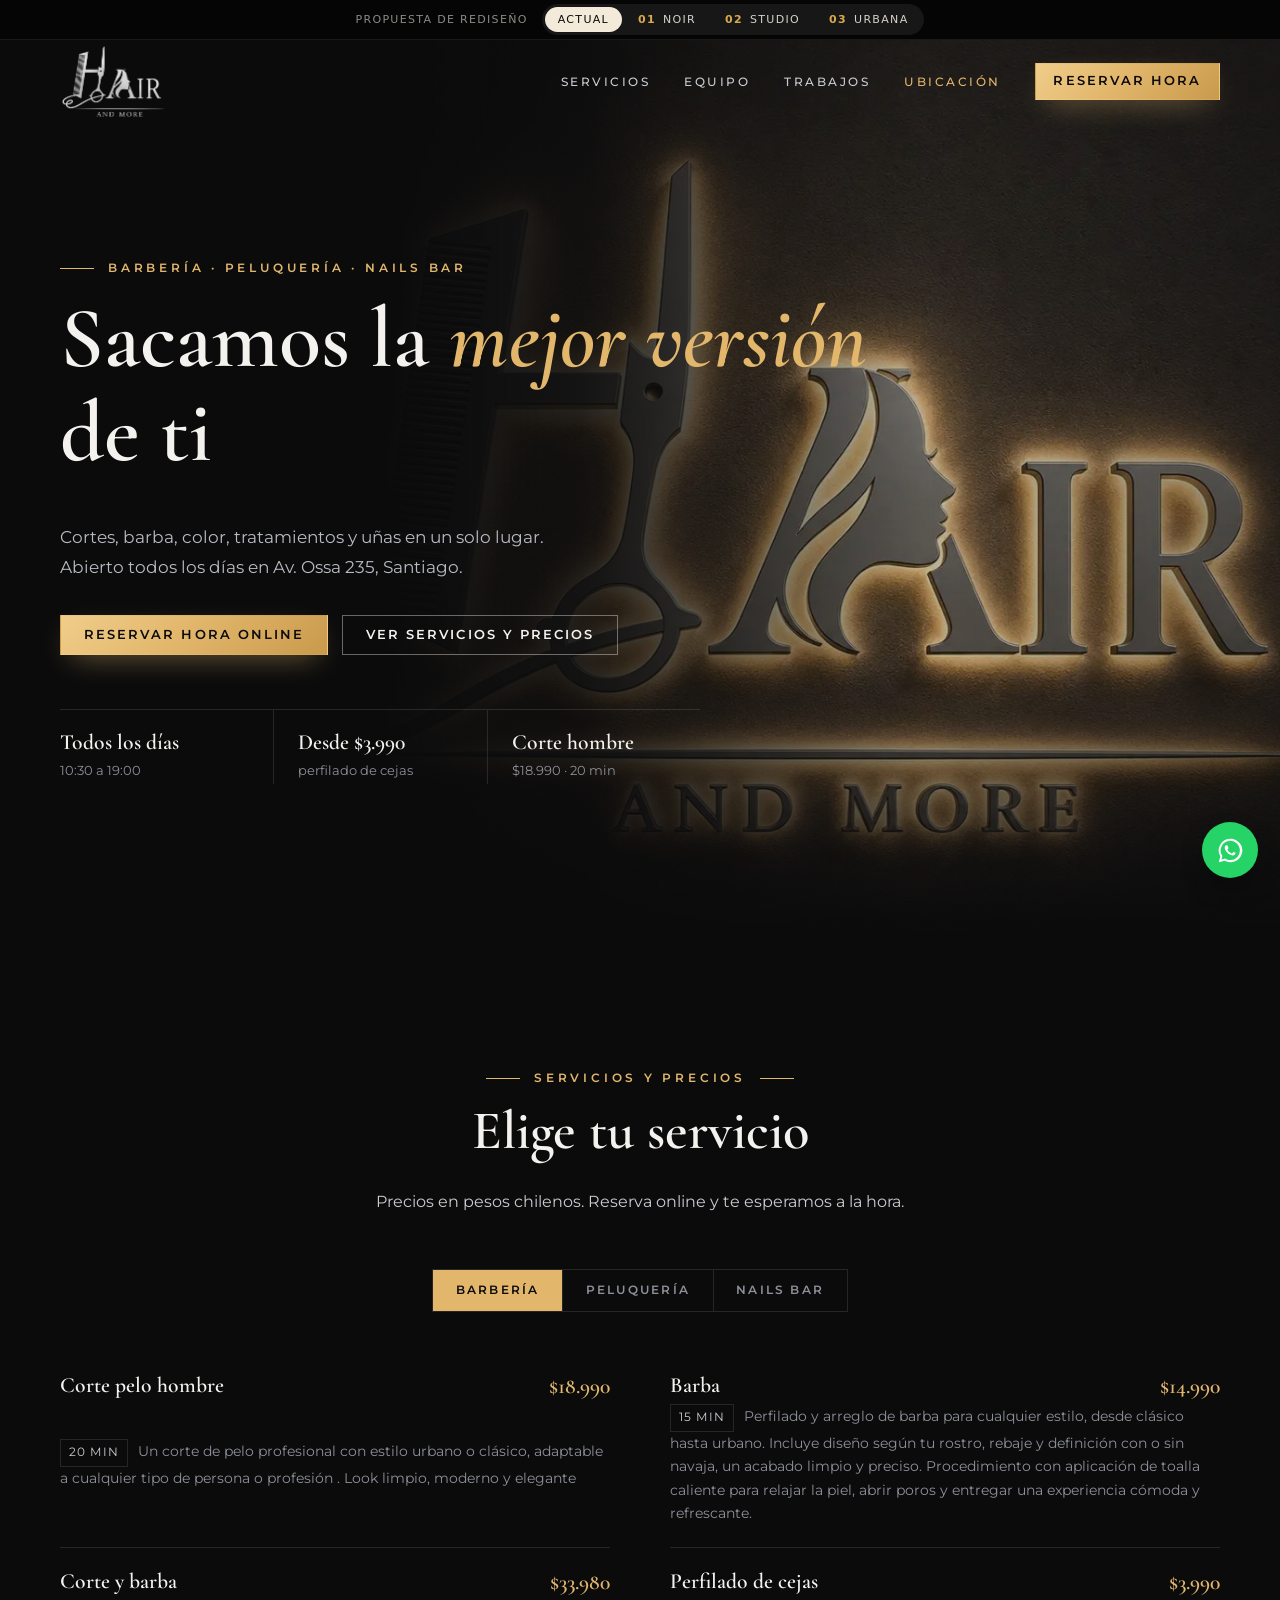
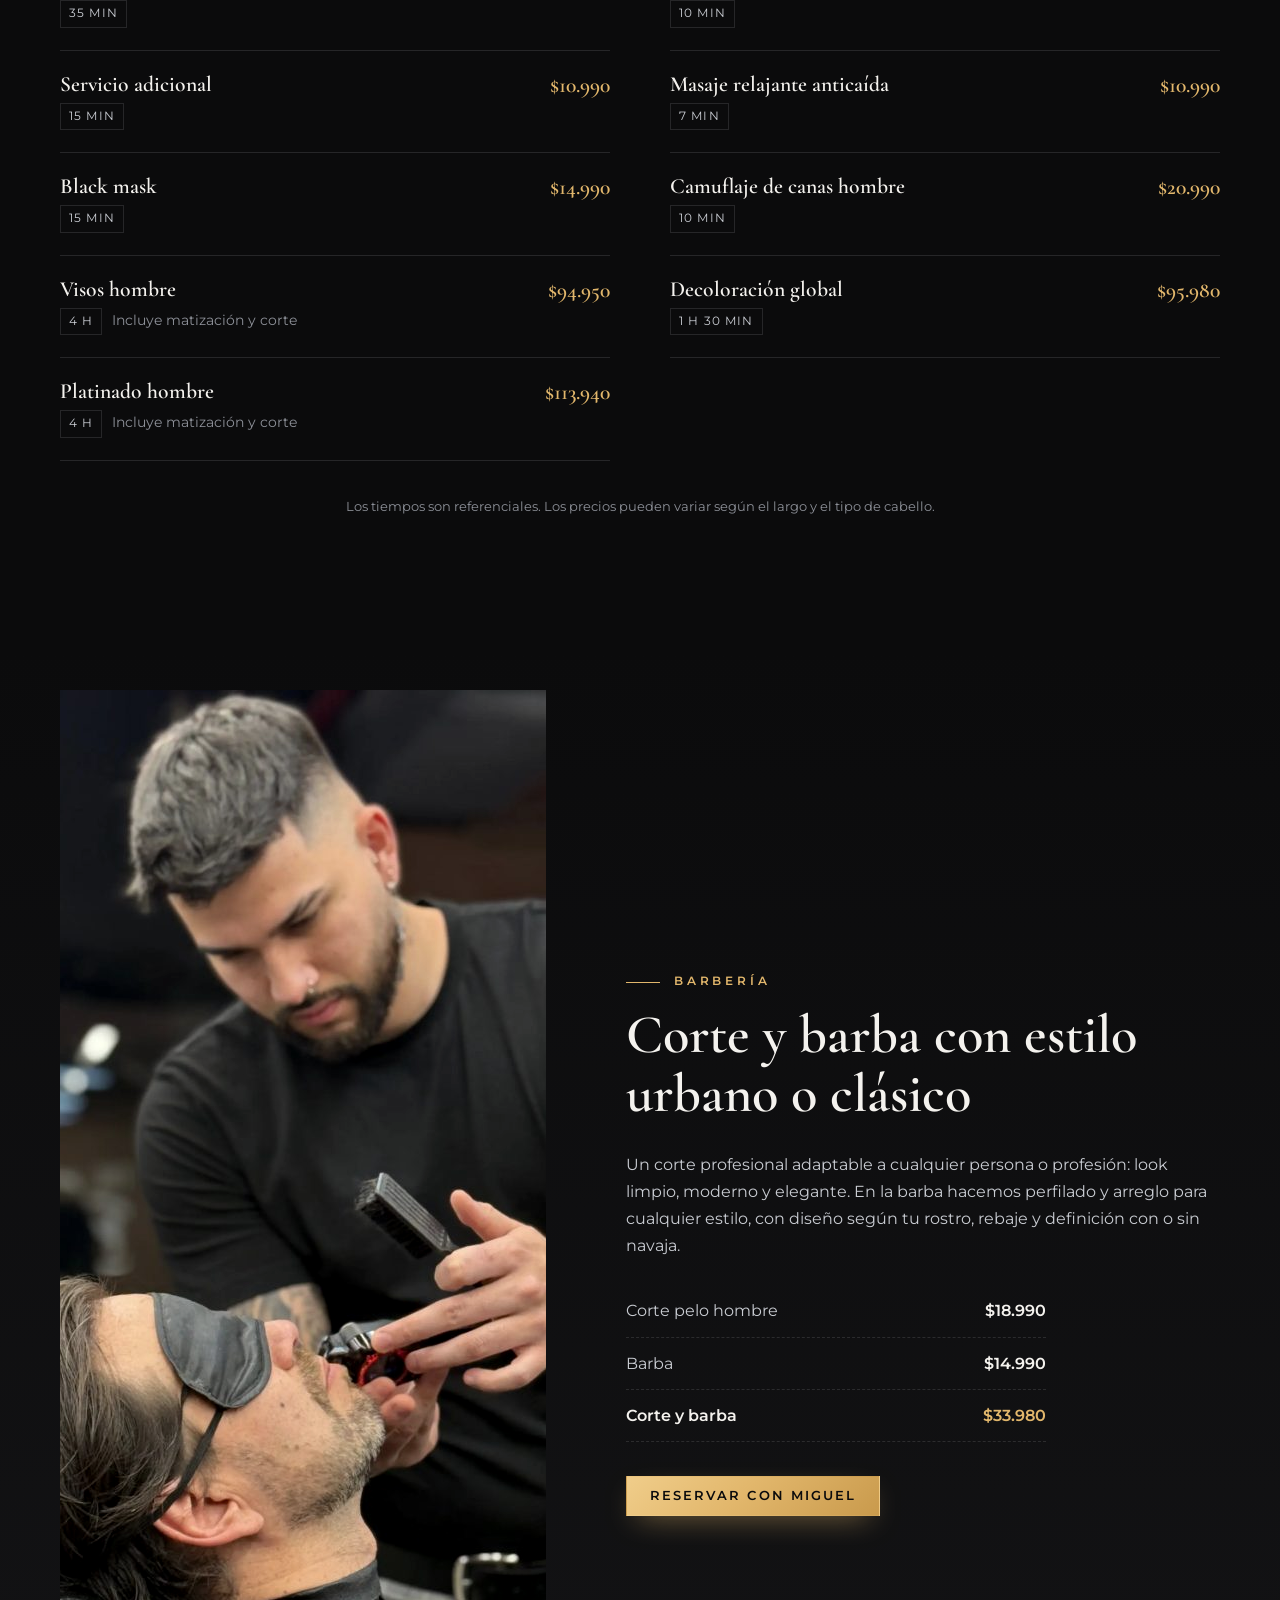
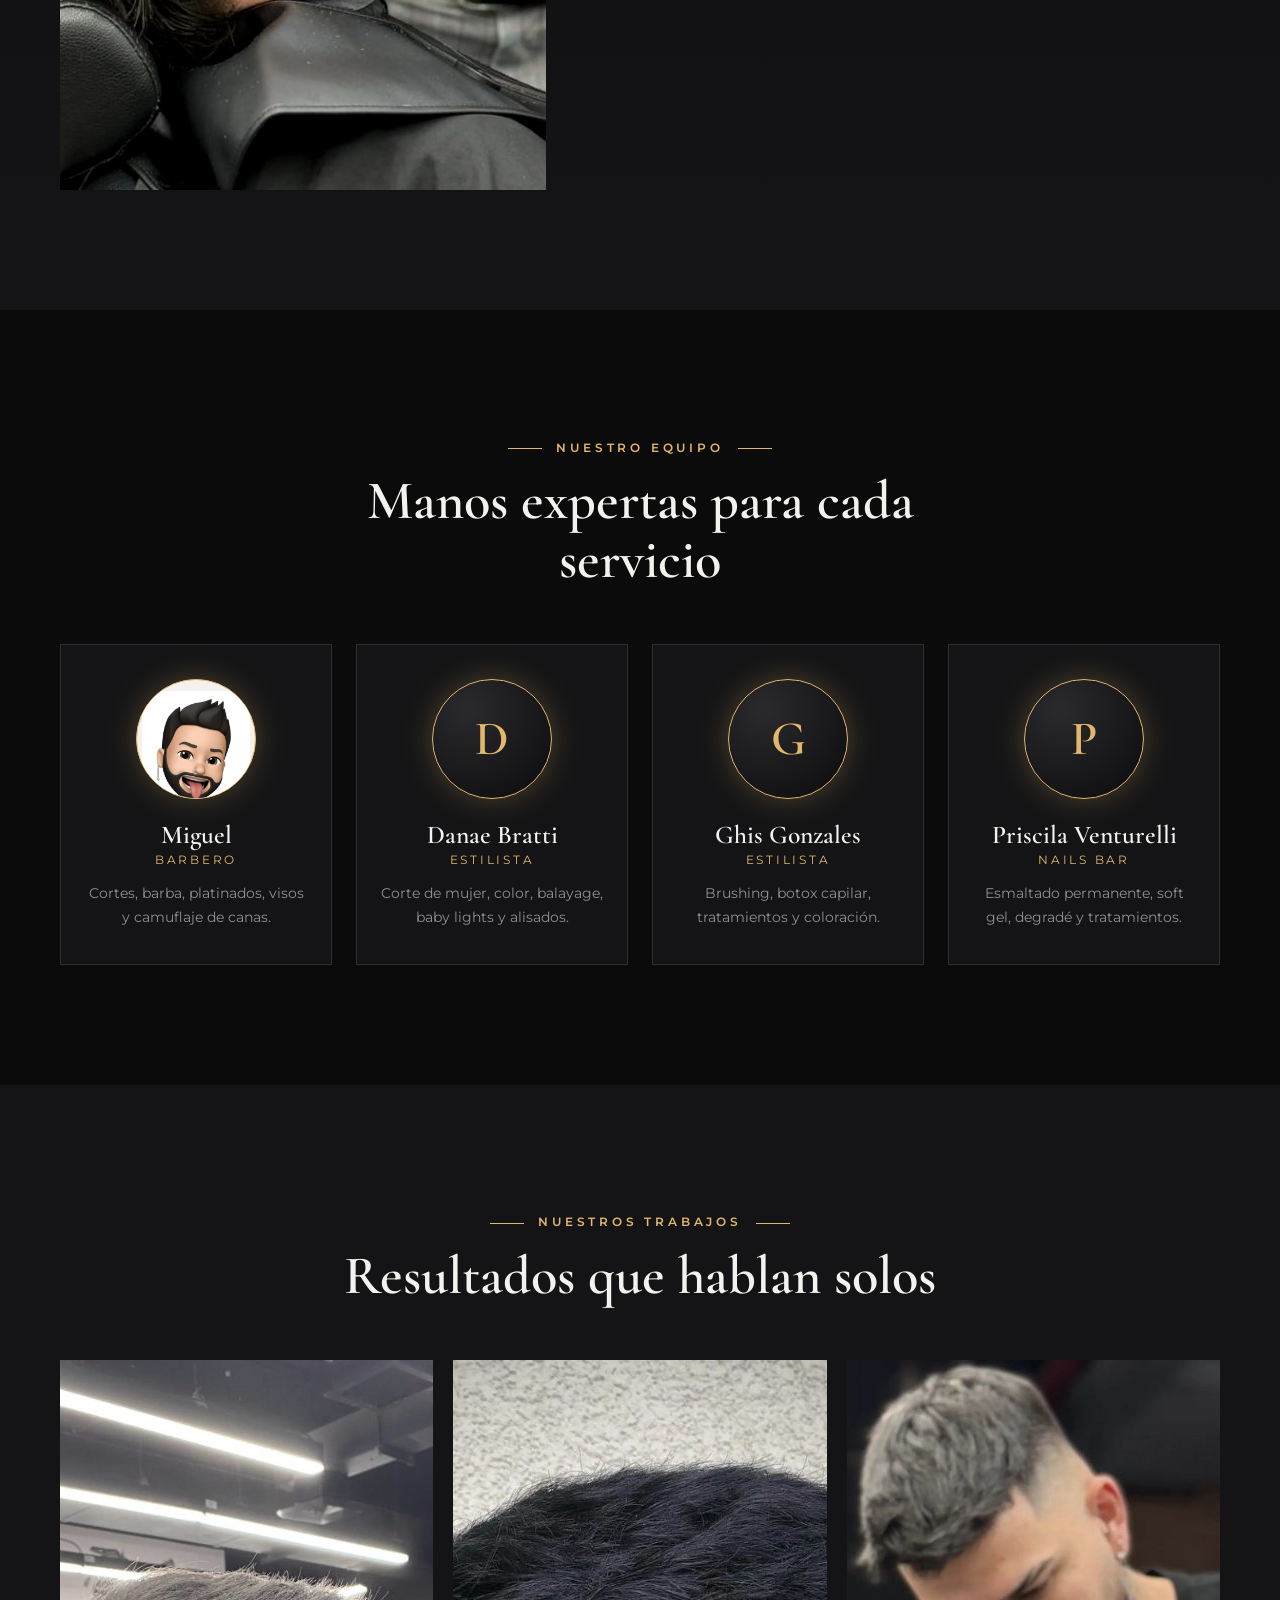
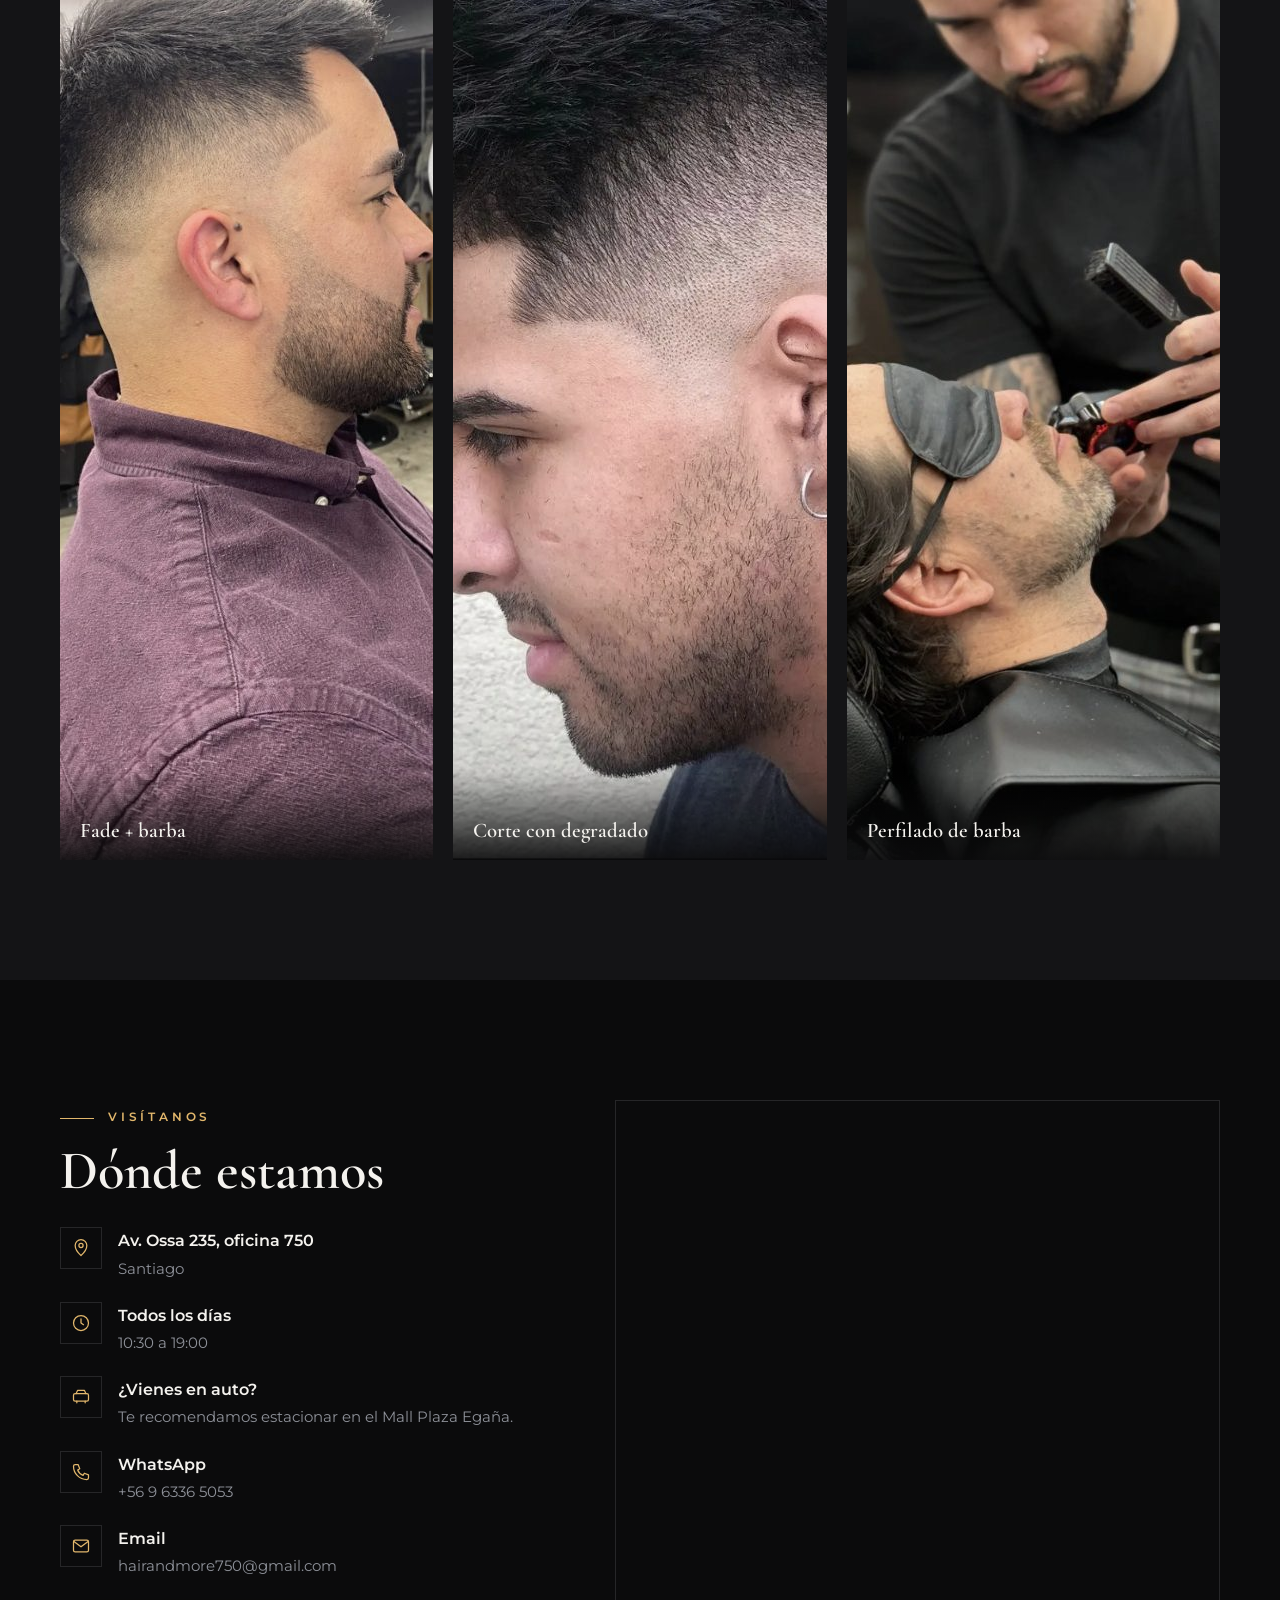
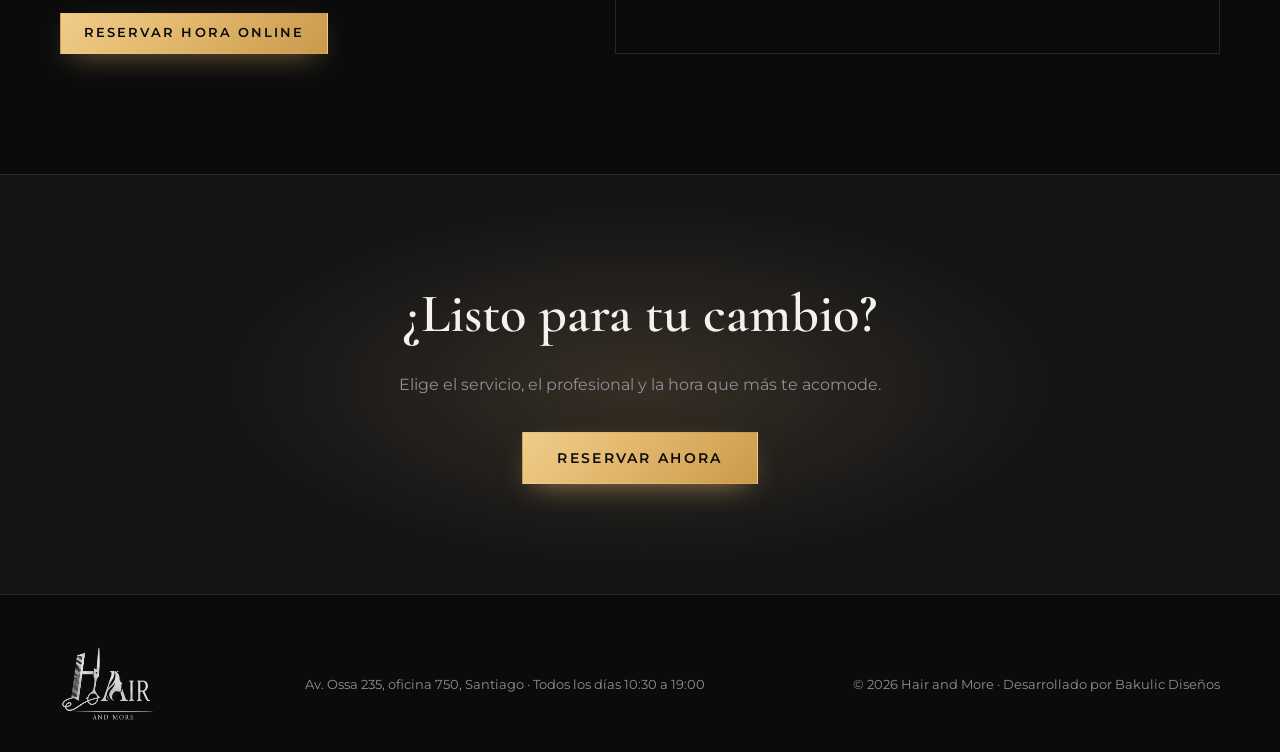
<file: index.html>
<!doctype html>
<html lang="es-CL">
<head>
  <meta charset="utf-8">
  <meta name="viewport" content="width=device-width, initial-scale=1">
  <title>Hair and More | Barbería, peluquería y nails bar en Santiago</title>
  <meta name="description" content="Hair and More: barbería, peluquería y nails bar en Av. Ossa 235, oficina 750, Santiago. Abierto todos los días de 10:30 a 19:00. Reserva tu hora online.">
  <meta name="theme-color" content="#0b0b0c">
  <meta property="og:type" content="website">
  <meta property="og:title" content="Hair and More | Barbería, peluquería y nails bar">
  <meta property="og:description" content="Sacamos la mejor versión de ti. Reserva tu hora online.">
  <meta property="og:image" content="img/letrero.jpg">
  <link rel="icon" href="img/equipo-miguel.png">
  <link rel="preconnect" href="https://fonts.googleapis.com">
  <link rel="preconnect" href="https://fonts.gstatic.com" crossorigin>
  <link href="https://fonts.googleapis.com/css2?family=Cormorant+Garamond:ital,wght@0,500;0,600;0,700;1,500&family=Montserrat:wght@400;500;600&display=swap" rel="stylesheet">
  <link rel="stylesheet" href="css/estilos.css">
</head>
<body>
  <a class="saltar" href="#contenido">Saltar al contenido</a>

  <header class="cabecera" id="cabecera">
    <div class="contenedor cabecera__fila">
      <a class="marca" href="#inicio" aria-label="Hair and More, ir al inicio"><img src="img/logo-recorte.png" alt="Hair and More" width="120" height="84"></a>
      <nav class="menu" id="menu" aria-label="Principal">
        <a href="#servicios">Servicios</a>
        <a href="#equipo">Equipo</a>
        <a href="#galeria">Trabajos</a>
        <a href="#ubicacion">Ubicación</a>
        <a href="https://hairandmore750.setmore.com/" class="boton boton--dorado" target="_blank" rel="noopener">Reservar hora</a>
      </nav>
      <button class="menu-boton" id="menu-boton" aria-label="Abrir menú" aria-expanded="false" aria-controls="menu"><span></span><span></span></button>
    </div>
  </header>

  <main id="contenido">
    <!-- HERO -->
    <section class="hero" id="inicio">
      <div class="hero__fondo" aria-hidden="true"><img src="img/letrero.jpg" alt="" width="1448" height="1086"></div>
      <div class="contenedor hero__contenido">
        <p class="sobretitulo">Barbería · Peluquería · Nails bar</p>
        <h1>Sacamos la <em>mejor versión</em> de&nbsp;ti</h1>
        <p class="hero__bajada">Cortes, barba, color, tratamientos y uñas en un solo lugar. Abierto todos los días en Av. Ossa 235, Santiago.</p>
        <div class="hero__acciones">
          <a class="boton boton--dorado" href="https://hairandmore750.setmore.com/" target="_blank" rel="noopener">Reservar hora online</a>
          <a class="boton boton--linea" href="#servicios">Ver servicios y precios</a>
        </div>
        <ul class="hero__datos">
          <li><strong>Todos los días</strong><span>10:30 a 19:00</span></li>
          <li><strong>Desde $3.990</strong><span>perfilado de cejas</span></li>
          <li><strong>Corte hombre</strong><span>$18.990 · 20 min</span></li>
        </ul>
      </div>
    </section>

    <!-- SERVICIOS -->
    <section class="seccion" id="servicios">
      <div class="contenedor">
        <div class="titulo-seccion revelar">
          <p class="sobretitulo">Servicios y precios</p>
          <h2>Elige tu servicio</h2>
          <p>Precios en pesos chilenos. Reserva online y te esperamos a la hora.</p>
        </div>
        <div class="pestanas revelar" role="tablist" aria-label="Categorías de servicios">
          <button role="tab" id="tab-barberia" aria-controls="panel-servicios" aria-selected="true" data-cat="barberia">Barbería</button>
          <button role="tab" id="tab-peluqueria" aria-controls="panel-servicios" aria-selected="false" data-cat="peluqueria" tabindex="-1">Peluquería</button>
          <button role="tab" id="tab-nails" aria-controls="panel-servicios" aria-selected="false" data-cat="nails" tabindex="-1">Nails bar</button>
        </div>
        <div class="servicios revelar" id="panel-servicios" role="tabpanel" aria-labelledby="tab-barberia"></div>
        <p class="servicios__nota">Los tiempos son referenciales. Los precios pueden variar según el largo y el tipo de cabello.</p>
      </div>
    </section>

    <!-- DESTACADO BARBERIA -->
    <section class="destacado">
      <div class="contenedor destacado__grilla">
        <div class="destacado__foto revelar"><img src="img/foto-barba.jpg" alt="Barbero perfilando una barba en Hair and More" width="825" height="1100" loading="lazy"></div>
        <div class="destacado__texto revelar">
          <p class="sobretitulo">Barbería</p>
          <h2>Corte y barba con estilo urbano o clásico</h2>
          <p>Un corte profesional adaptable a cualquier persona o profesión: look limpio, moderno y elegante. En la barba hacemos perfilado y arreglo para cualquier estilo, con diseño según tu rostro, rebaje y definición con o sin navaja.</p>
          <ul class="combo">
            <li><span>Corte pelo hombre</span><strong>$18.990</strong></li>
            <li><span>Barba</span><strong>$14.990</strong></li>
            <li class="combo__total"><span>Corte y barba</span><strong>$33.980</strong></li>
          </ul>
          <a class="boton boton--dorado" href="https://hairandmore750.setmore.com/" target="_blank" rel="noopener">Reservar con Miguel</a>
        </div>
      </div>
    </section>

    <!-- EQUIPO -->
    <section class="seccion" id="equipo">
      <div class="contenedor">
        <div class="titulo-seccion revelar">
          <p class="sobretitulo">Nuestro equipo</p>
          <h2>Manos expertas para cada servicio</h2>
        </div>
        <div class="equipo">
          <article class="persona revelar">
            <div class="persona__foto persona__foto--imagen"><img src="img/equipo-miguel.png" alt="Miguel" width="375" height="400" loading="lazy"></div>
            <h3>Miguel</h3>
            <p class="persona__rol">Barbero</p>
            <p>Cortes, barba, platinados, visos y camuflaje de canas.</p>
          </article>
          <article class="persona revelar">
            <div class="persona__foto" aria-hidden="true">D</div>
            <h3>Danae Bratti</h3>
            <p class="persona__rol">Estilista</p>
            <p>Corte de mujer, color, balayage, baby lights y alisados.</p>
          </article>
          <article class="persona revelar">
            <div class="persona__foto" aria-hidden="true">G</div>
            <h3>Ghis Gonzales</h3>
            <p class="persona__rol">Estilista</p>
            <p>Brushing, botox capilar, tratamientos y coloración.</p>
          </article>
          <article class="persona revelar">
            <div class="persona__foto" aria-hidden="true">P</div>
            <h3>Priscila Venturelli</h3>
            <p class="persona__rol">Nails bar</p>
            <p>Esmaltado permanente, soft gel, degradé y tratamientos.</p>
          </article>
        </div>
      </div>
    </section>

    <!-- GALERIA -->
    <section class="seccion seccion--carbon" id="galeria">
      <div class="contenedor">
        <div class="titulo-seccion revelar">
          <p class="sobretitulo">Nuestros trabajos</p>
          <h2>Resultados que hablan solos</h2>
        </div>
        <div class="galeria">
          <figure class="revelar"><img src="img/foto-fade.jpg" alt="Corte fade con barba perfilada" width="825" height="1100" loading="lazy"><figcaption>Fade + barba</figcaption></figure>
          <figure class="revelar"><img src="img/foto-corte.jpg" alt="Corte de pelo hombre con degradado alto" width="891" height="1100" loading="lazy"><figcaption>Corte con degradado</figcaption></figure>
          <figure class="revelar"><img src="img/foto-barba.jpg" alt="Perfilado de barba con máquina" width="825" height="1100" loading="lazy"><figcaption>Perfilado de barba</figcaption></figure>
        </div>
      </div>
    </section>

    <!-- UBICACION -->
    <section class="seccion" id="ubicacion">
      <div class="contenedor ubicacion">
        <div class="ubicacion__info revelar">
          <p class="sobretitulo">Visítanos</p>
          <h2>Dónde estamos</h2>
          <ul class="datos">
            <li>
              <svg viewBox="0 0 24 24" aria-hidden="true"><path d="M12 21s-7-6.2-7-12a7 7 0 0 1 14 0c0 5.8-7 12-7 12z"/><circle cx="12" cy="9" r="2.5"/></svg>
              <div><strong>Av. Ossa 235, oficina 750</strong><span>Santiago</span></div>
            </li>
            <li>
              <svg viewBox="0 0 24 24" aria-hidden="true"><circle cx="12" cy="12" r="9"/><path d="M12 7v5l3 2"/></svg>
              <div><strong>Todos los días</strong><span>10:30 a 19:00</span></div>
            </li>
            <li>
              <svg viewBox="0 0 24 24" aria-hidden="true"><rect x="3" y="8" width="18" height="9" rx="2"/><path d="M6 8l2-4h8l2 4M7 17v2M17 17v2"/></svg>
              <div><strong>¿Vienes en auto?</strong><span>Te recomendamos estacionar en el Mall Plaza Egaña.</span></div>
            </li>
            <li>
              <svg viewBox="0 0 24 24" aria-hidden="true"><path d="M5 3h3.5l2 5-2.5 1.5a11 11 0 0 0 6.5 6.5L16 13.5l5 2V19a2 2 0 0 1-2 2A16 16 0 0 1 3 5a2 2 0 0 1 2-2z"/></svg>
              <div><strong>WhatsApp</strong><a href="https://wa.me/56963365053" target="_blank" rel="noopener">+56 9 6336 5053</a></div>
            </li>
            <li>
              <svg viewBox="0 0 24 24" aria-hidden="true"><rect x="3" y="5" width="18" height="14" rx="2"/><path d="m3.5 6.5 8.5 6.5 8.5-6.5"/></svg>
              <div><strong>Email</strong><a href="mailto:hairandmore750@gmail.com">hairandmore750@gmail.com</a></div>
            </li>
          </ul>
          <a class="boton boton--dorado" href="https://hairandmore750.setmore.com/" target="_blank" rel="noopener">Reservar hora online</a>
        </div>
        <div class="mapa revelar">
          <iframe title="Mapa: Av. Ossa 235, Santiago" src="https://www.google.com/maps?q=Avenida+Ossa+235,+Santiago,+Chile&amp;output=embed" loading="lazy" referrerpolicy="no-referrer-when-downgrade"></iframe>
        </div>
      </div>
    </section>

    <!-- CTA -->
    <section class="cta">
      <div class="contenedor cta__contenido revelar">
        <h2>¿Listo para tu cambio?</h2>
        <p>Elige el servicio, el profesional y la hora que más te acomode.</p>
        <a class="boton boton--dorado boton--grande" href="https://hairandmore750.setmore.com/" target="_blank" rel="noopener">Reservar ahora</a>
      </div>
    </section>
  </main>

  <footer class="pie">
    <div class="contenedor pie__fila">
      <img src="img/logo-recorte.png" alt="Hair and More" width="110" height="77" loading="lazy">
      <p>Av. Ossa 235, oficina 750, Santiago · Todos los días 10:30 a 19:00</p>
      <p>© <span id="anio">2026</span> Hair and More · Desarrollado por Bakulic Diseños</p>
    </div>
  </footer>

  <a class="whatsapp" href="https://wa.me/56963365053?text=Hola%20Hair%20and%20More%2C%20quiero%20reservar%20una%20hora." target="_blank" rel="noopener" aria-label="Escríbenos por WhatsApp">
    <svg viewBox="0 0 32 32" aria-hidden="true"><path d="M16 3a13 13 0 0 0-11.2 19.6L3 29l6.6-1.7A13 13 0 1 0 16 3zm0 23.6c-2 0-4-.6-5.7-1.6l-.4-.2-3.9 1 1-3.8-.3-.4A10.6 10.6 0 1 1 16 26.6zm5.8-7.9c-.3-.2-1.9-.9-2.2-1-.3-.1-.5-.2-.7.2l-1 1.2c-.2.2-.4.2-.7.1-.3-.2-1.4-.5-2.6-1.6-1-.9-1.6-1.9-1.8-2.2-.2-.3 0-.5.1-.7l.5-.6.3-.5v-.5l-1-2.4c-.3-.6-.5-.5-.7-.5h-.6c-.2 0-.5.1-.8.4-.3.3-1 1-1 2.5s1 2.9 1.2 3.1c.1.2 2 3.1 4.9 4.4 2.4 1 2.9.8 3.4.7.5 0 1.9-.8 2.1-1.5.3-.7.3-1.3.2-1.5l-.6-.4z"/></svg>
  </a>

  <script src="js/servicios.js"></script>
  <script src="js/main.js" defer></script>
  <script src="js/variantes.js" defer></script>
</body>
</html>
</file>
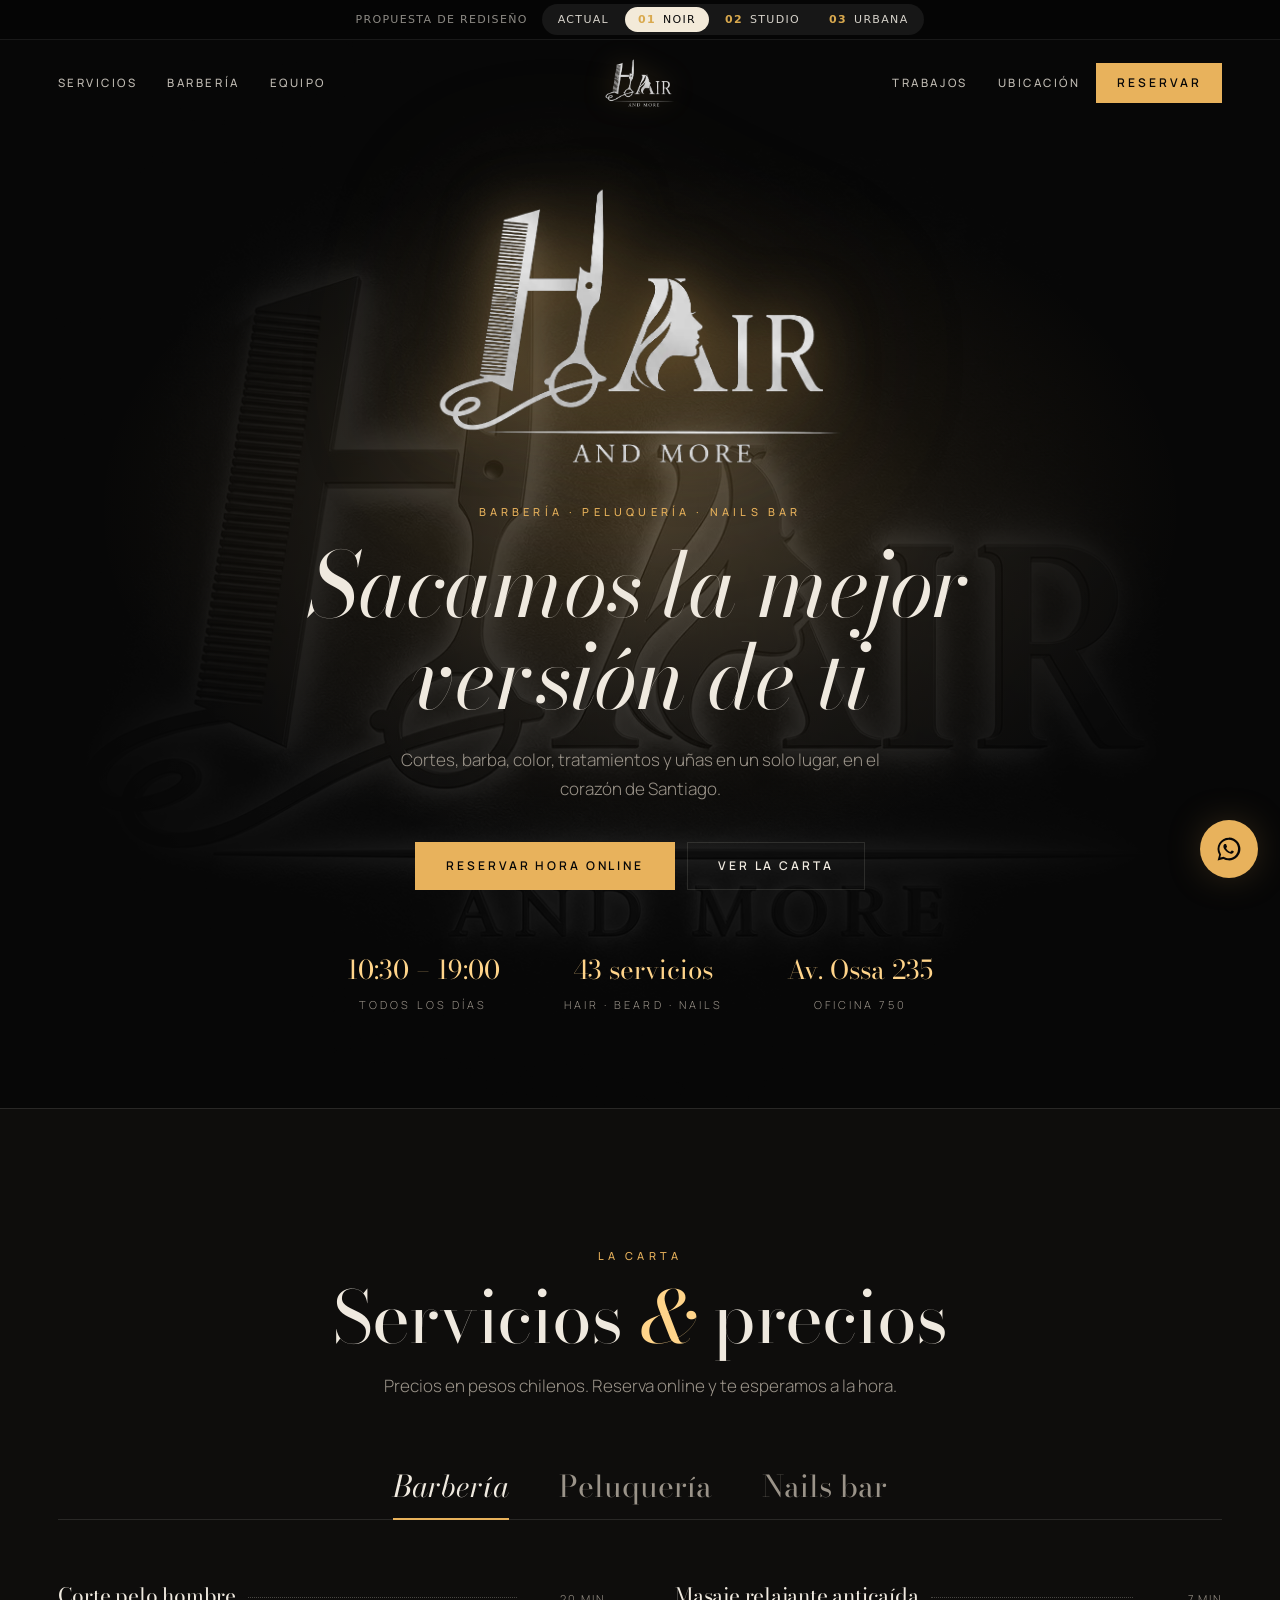
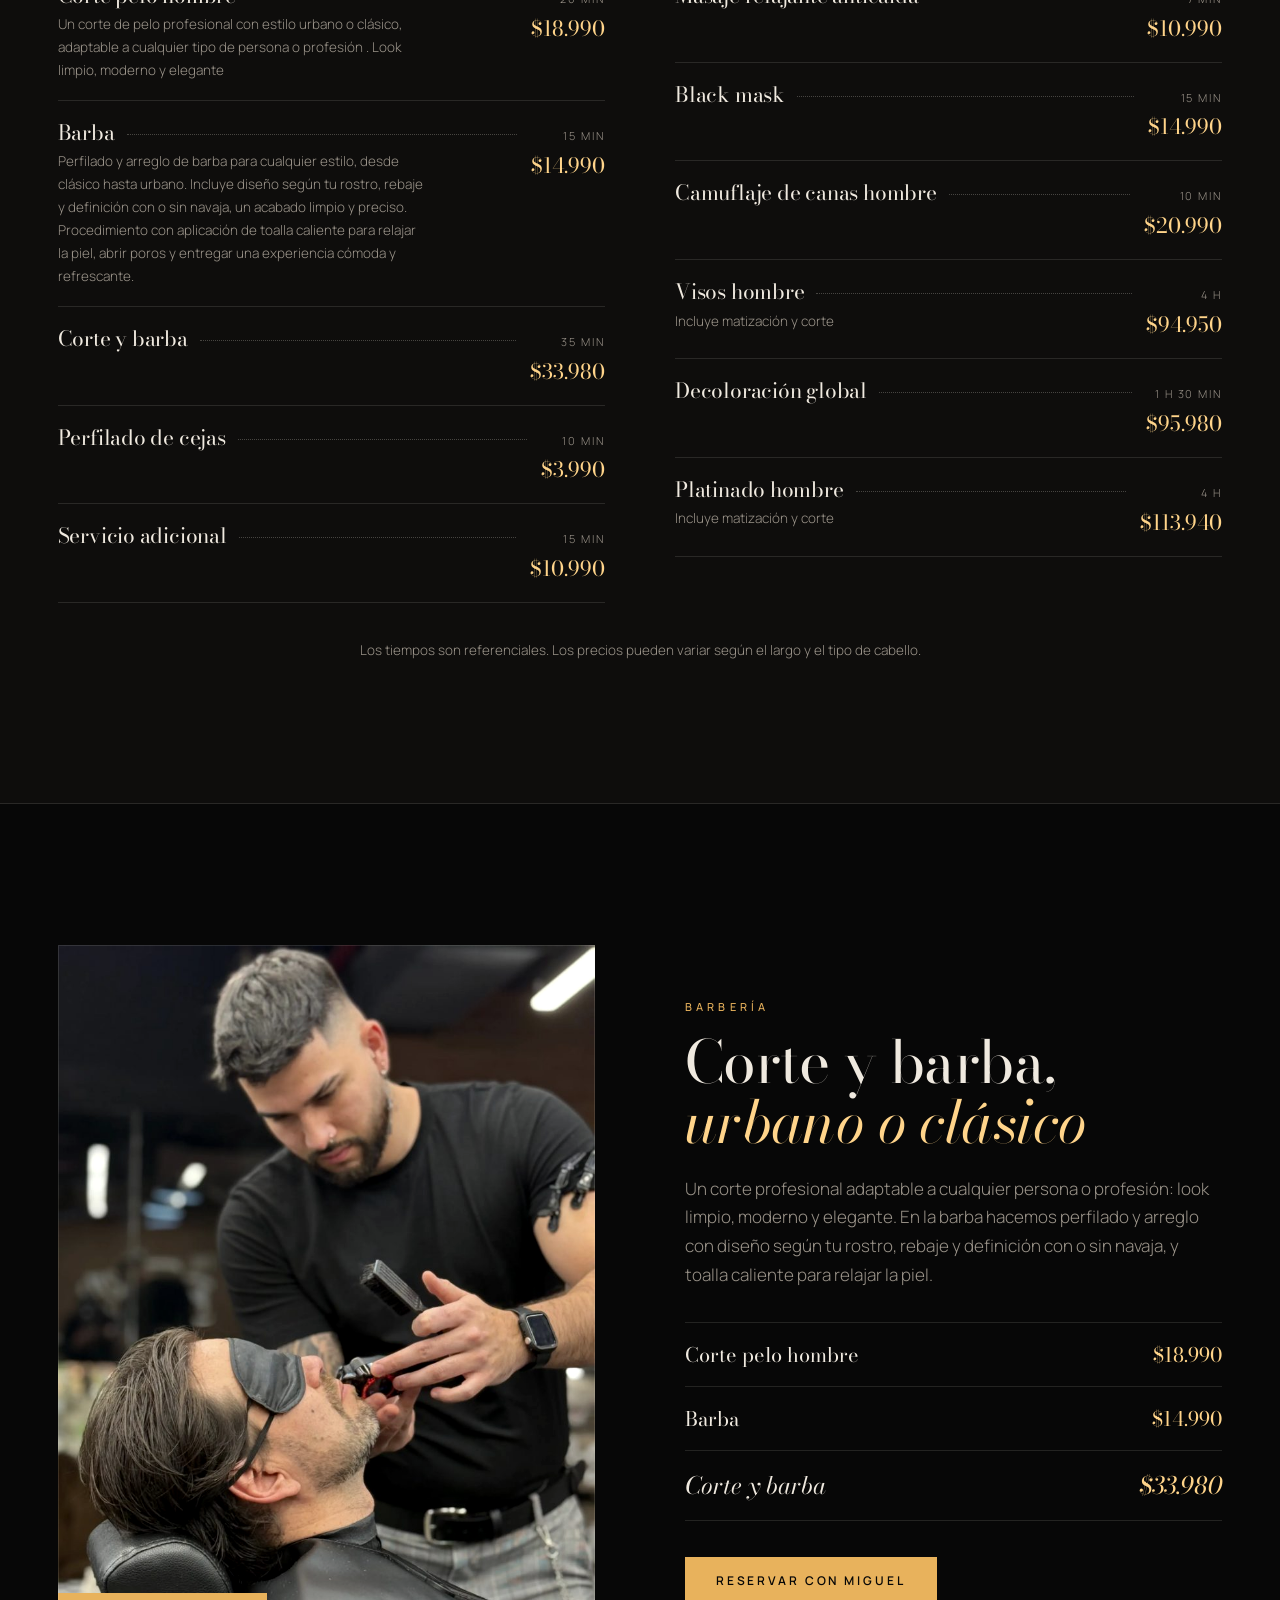
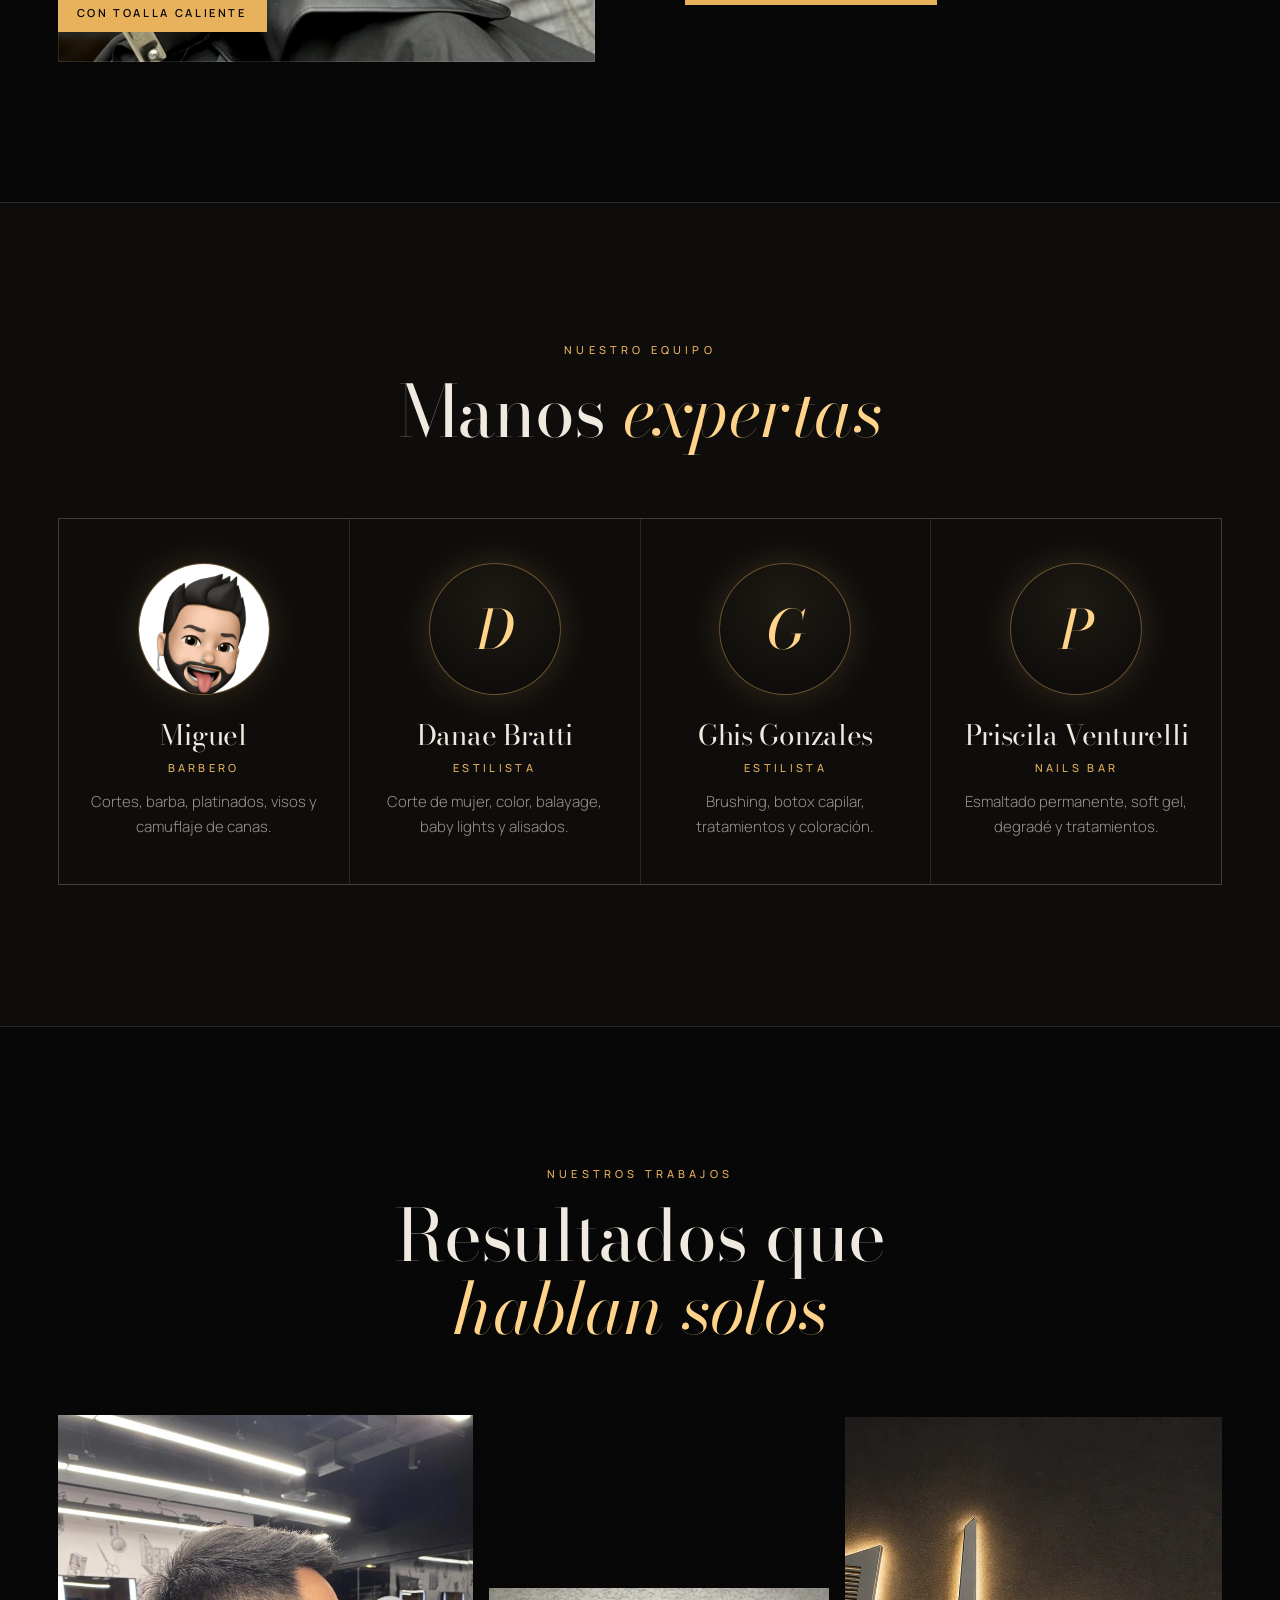
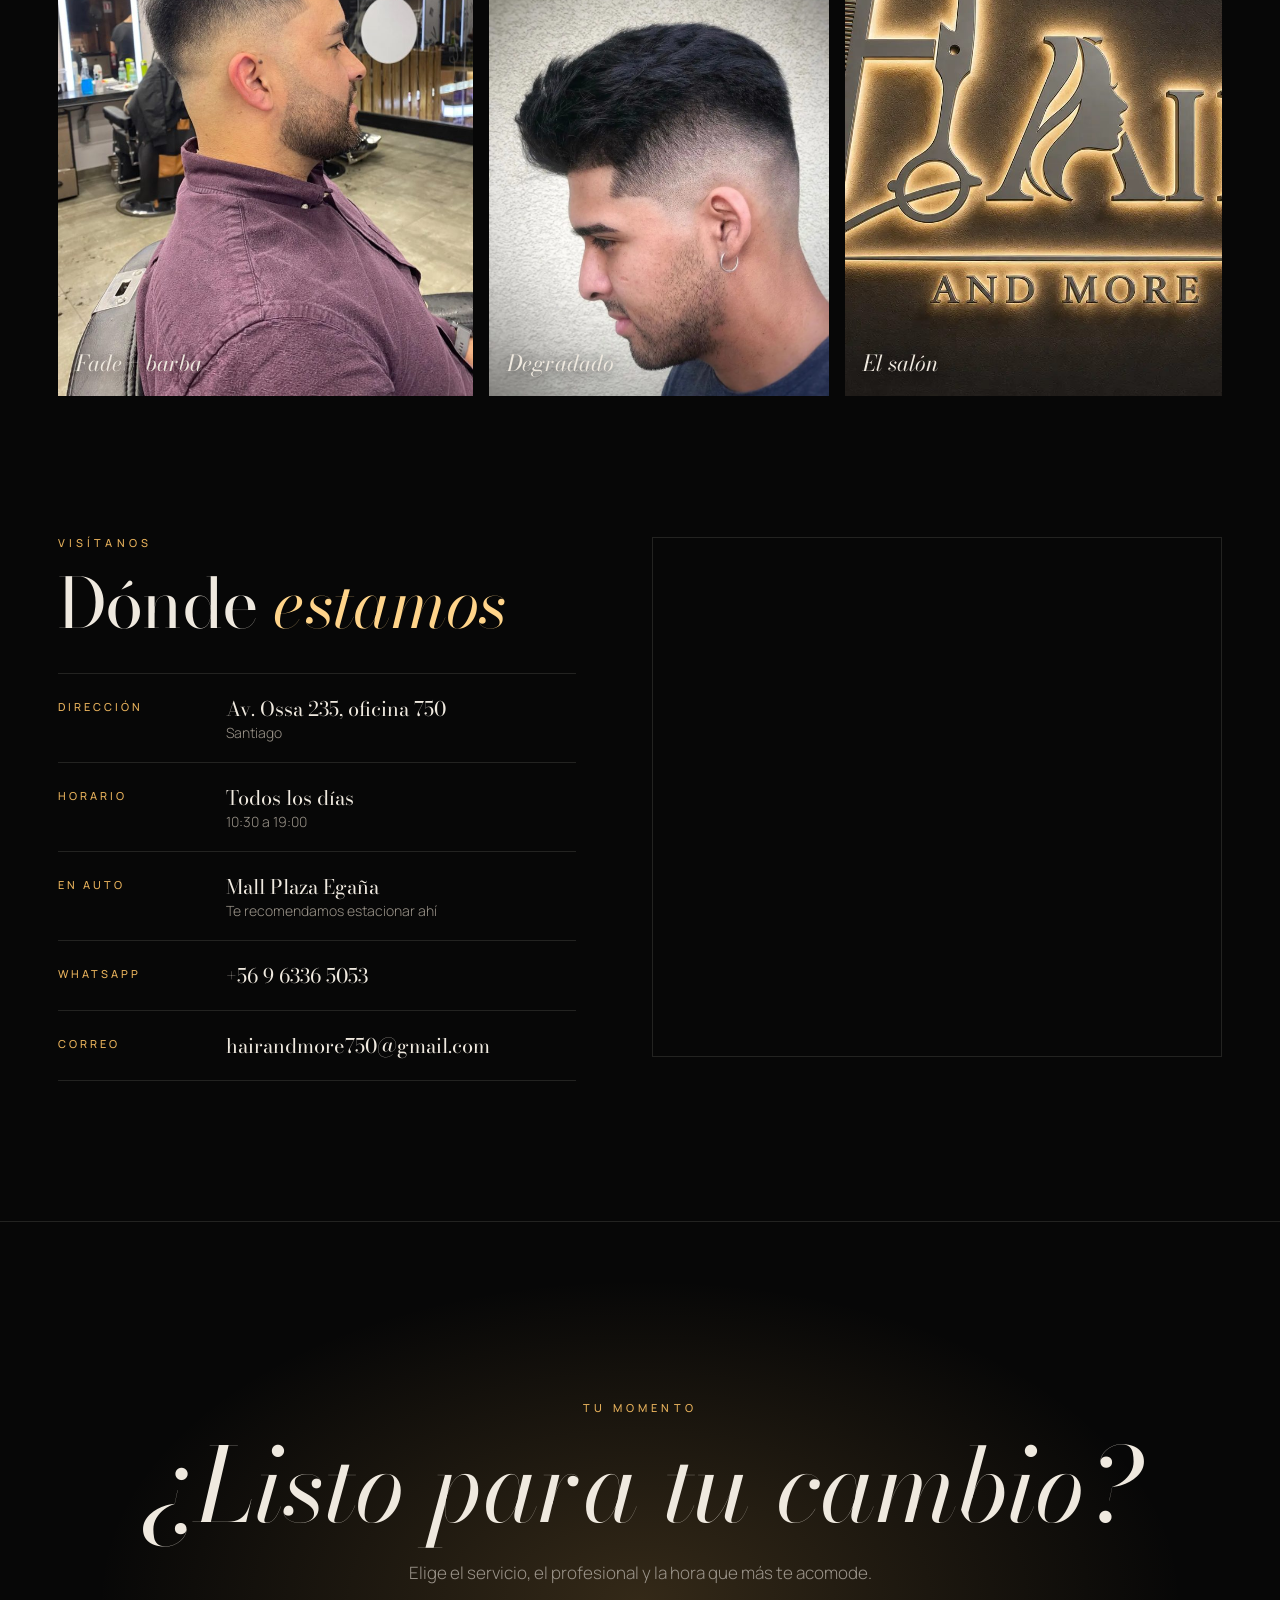
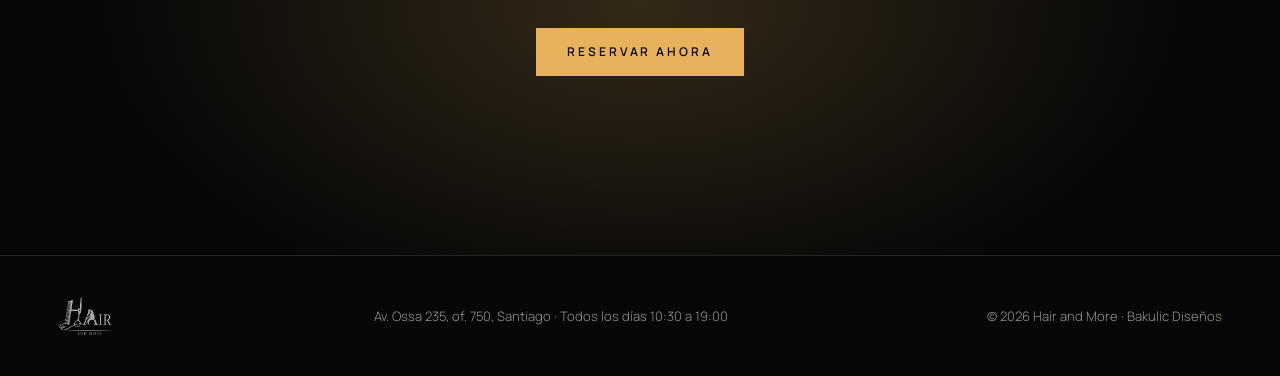
<file: v1.html>
<!doctype html>
<html lang="es-CL">
<head>
<meta charset="utf-8">
<meta name="viewport" content="width=device-width, initial-scale=1">
<title>Hair and More | Barbería, peluquería y nails bar en Santiago</title>
<meta name="description" content="Hair and More: barbería, peluquería y nails bar en Av. Ossa 235, oficina 750, Santiago. Abierto todos los días de 10:30 a 19:00.">
<meta name="theme-color" content="#070707">
<link rel="icon" href="img/equipo-miguel.png">
<link rel="preconnect" href="https://fonts.googleapis.com">
<link rel="preconnect" href="https://fonts.gstatic.com" crossorigin>
<link href="https://fonts.googleapis.com/css2?family=Bodoni+Moda:ital,opsz,wght@0,6..96,400;0,6..96,500;1,6..96,400;1,6..96,500&family=Manrope:wght@300;400;500;600&display=swap" rel="stylesheet">
<style>
:root{
  --bg:#070707; --bg2:#0e0d0c; --card:#141210;
  --fg:#efe9df; --mute:#9a9389; --line:rgba(239,233,223,.12);
  --amber:#e8b25c; --amber2:#ffd48a; --glow:rgba(232,178,92,.35);
  --gut:clamp(18px,4.5vw,64px);
  --serif:"Bodoni Moda",Didot,serif;
  --ease:cubic-bezier(.2,.7,.1,1);
}
*{box-sizing:border-box;margin:0;padding:0}
html{scroll-behavior:smooth;scroll-padding-top:120px}
body{background:var(--bg);color:var(--fg);font:300 17px/1.7 Manrope,system-ui,sans-serif;-webkit-font-smoothing:antialiased;overflow-x:hidden}
a{color:inherit;text-decoration:none}
img{display:block;max-width:100%}
button{font:inherit;color:inherit;background:none;border:0;cursor:pointer}
h1,h2,h3,h4{font-family:var(--serif);font-weight:400;line-height:1.02;letter-spacing:-.01em;text-wrap:balance}
em{font-style:italic;color:var(--amber2)}
.wrap{max-width:1280px;margin:0 auto;padding:0 var(--gut)}
.kick{font:500 11px/1 Manrope;letter-spacing:.38em;text-transform:uppercase;color:var(--amber)}
.btn{display:inline-flex;align-items:center;gap:12px;padding:17px 30px;border:1px solid var(--amber);color:var(--bg);background:var(--amber);font:600 12px/1 Manrope;letter-spacing:.24em;text-transform:uppercase;transition:all .35s var(--ease);white-space:nowrap}
.btn:hover{background:transparent;color:var(--amber);box-shadow:0 0 40px -6px var(--glow)}
.btn.o{background:transparent;color:var(--fg);border-color:var(--line)}
.btn.o:hover{border-color:var(--amber);color:var(--amber)}

/* nav */
.nav{position:fixed;top:40px;left:0;right:0;z-index:60;transition:background .4s,border-color .4s;border-bottom:1px solid transparent}
.nav.solid{background:rgba(7,7,7,.88);backdrop-filter:blur(12px);border-color:var(--line)}
.nav .wrap{display:grid;grid-template-columns:1fr auto 1fr;align-items:center;height:86px}
.nav ul{display:flex;gap:30px;list-style:none;font:500 11.5px/1 Manrope;letter-spacing:.22em;text-transform:uppercase}
.nav ul a{opacity:.8;transition:opacity .2s,color .2s}
.nav ul a:hover{opacity:1;color:var(--amber)}
.nav .logo img{height:50px;filter:drop-shadow(0 0 14px rgba(232,178,92,.35))}
.nav .r{display:flex;justify-content:flex-end;gap:16px;align-items:center}
.nav .btn{padding:13px 20px}
#burger{display:none;width:44px;height:44px;position:relative}
#burger i,#burger i::before,#burger i::after{position:absolute;left:11px;width:22px;height:1px;background:var(--fg);content:"";transition:.3s}
#burger i{top:22px}#burger i::before{left:0;top:-7px}#burger i::after{left:0;top:7px}
#movil{position:fixed;inset:40px 0 0;z-index:55;background:var(--bg);display:flex;flex-direction:column;align-items:center;justify-content:center;gap:10px;opacity:0;pointer-events:none;transition:opacity .35s}
#movil a{font:400 40px/1.3 var(--serif)}
#movil a:hover{color:var(--amber)}
#movil .btn{font-size:12px;margin-top:20px}
body.open #movil{opacity:1;pointer-events:auto}
body.open #burger i{background:transparent}
body.open #burger i::before{top:0;transform:rotate(45deg)}
body.open #burger i::after{top:0;transform:rotate(-45deg)}

/* hero */
.hero{position:relative;min-height:calc(100svh - 40px);display:flex;align-items:center;justify-content:center;text-align:center;overflow:hidden;padding:140px 0 90px}
.hero::before{content:"";position:absolute;left:50%;top:44%;width:min(1100px,140vw);height:700px;transform:translate(-50%,-50%);background:radial-gradient(ellipse at center,rgba(232,178,92,.24),rgba(232,178,92,.06) 40%,transparent 70%);pointer-events:none}
.hero .bg{position:absolute;inset:0;opacity:.18}
.hero .bg img{width:100%;height:100%;object-fit:cover;filter:grayscale(1) contrast(1.2)}
.hero .bg::after{content:"";position:absolute;inset:0;background:radial-gradient(circle at 50% 45%,transparent 0%,var(--bg) 72%)}
.hero .in{position:relative;z-index:2}
.hero .logo-big{width:min(420px,72vw);margin:0 auto 34px;filter:drop-shadow(0 0 30px rgba(232,178,92,.55)) drop-shadow(0 0 80px rgba(232,178,92,.25));animation:flick 6s ease-in-out infinite}
@keyframes flick{0%,100%{opacity:1}48%{opacity:1}50%{opacity:.86}52%{opacity:1}}
.hero h1{font-size:clamp(46px,7vw,104px);font-style:italic;max-width:14ch;margin:0 auto}
.hero p{max-width:520px;margin:24px auto 0;color:var(--mute)}
.hero .cta{display:flex;gap:12px;justify-content:center;flex-wrap:wrap;margin-top:38px}
.hero .meta{display:flex;justify-content:center;gap:clamp(20px,5vw,70px);margin-top:60px;flex-wrap:wrap}
.hero .meta div b{display:block;font:400 26px var(--serif);color:var(--amber2)}
.hero .meta div>span{font-size:11px;letter-spacing:.28em;text-transform:uppercase;color:var(--mute)}

section{padding:clamp(90px,11vw,150px) 0}
.sh{text-align:center;max-width:760px;margin:0 auto clamp(46px,6vw,70px)}
.sh h2{font-size:clamp(44px,5.6vw,84px);margin-top:20px}
.sh p{color:var(--mute);margin-top:18px}

/* carta */
#servicios{background:var(--bg2);border-block:1px solid var(--line)}
.tabs{display:flex;justify-content:center;gap:clamp(18px,4vw,50px);margin-bottom:44px;border-bottom:1px solid var(--line)}
.tabs button{padding:0 0 18px;font:400 clamp(22px,2.4vw,30px)/1 var(--serif);color:var(--mute);position:relative;transition:color .3s}
.tabs button::after{content:"";position:absolute;left:0;right:0;bottom:-1px;height:2px;background:var(--amber);transform:scaleX(0);transition:transform .4s var(--ease)}
.tabs button.on{color:var(--fg);font-style:italic}
.tabs button.on::after{transform:none}
.carta{columns:2 360px;column-gap:70px}
.srv{break-inside:avoid;display:flex;align-items:baseline;gap:14px;padding:18px 0;border-bottom:1px solid var(--line)}
.srv-n{flex:1;min-width:0}
.srv-n h4{font:400 21px/1.3 var(--serif);display:flex;align-items:baseline;gap:12px}
.srv-n h4::after{content:"";flex:1;border-bottom:1px dotted rgba(239,233,223,.25);transform:translateY(-5px)}
.srv-n p{font-size:13.5px;color:var(--mute);margin-top:4px;max-width:46ch}
.srv-m{text-align:right;white-space:nowrap}
.srv-p{display:block;font:400 21px var(--serif);color:var(--amber2)}
.srv-t{font-size:11px;letter-spacing:.18em;text-transform:uppercase;color:var(--mute)}
.note{text-align:center;color:var(--mute);font-size:13.5px;margin-top:36px}

/* destacado barbería */
.feat{display:grid;grid-template-columns:1fr 1fr;gap:clamp(40px,7vw,110px);align-items:center}
.feat .ph{position:relative;aspect-ratio:3/4;overflow:hidden}
.feat .ph img{width:100%;height:100%;object-fit:cover;filter:grayscale(.15) contrast(1.05)}
.feat .ph::after{content:"";position:absolute;inset:0;box-shadow:inset 0 0 0 1px var(--line)}
.feat .ph .tag{position:absolute;left:-1px;bottom:30px;background:var(--amber);color:var(--bg);padding:12px 20px;font:600 11px Manrope;letter-spacing:.24em;text-transform:uppercase}
.feat h2{font-size:clamp(40px,4.6vw,68px);margin:20px 0 22px}
.feat p{color:var(--mute)}
.combo{list-style:none;margin:32px 0 36px;border-top:1px solid var(--line)}
.combo li{display:flex;justify-content:space-between;padding:16px 0;border-bottom:1px solid var(--line);font:400 20px var(--serif)}
.combo li b{font-weight:400;color:var(--amber2)}
.combo li.t{font-style:italic;font-size:24px}

/* equipo */
#equipo{background:var(--bg2);border-block:1px solid var(--line)}
.team{display:grid;grid-template-columns:repeat(4,1fr);gap:1px;background:var(--line);border:1px solid var(--line)}
.person{background:var(--bg2);padding:44px 28px;text-align:center;transition:background .4s}
.person:hover{background:var(--card)}
.person .av{width:132px;height:132px;margin:0 auto 26px;border-radius:50%;display:grid;place-items:center;font:400 54px var(--serif);font-style:italic;color:var(--amber2);border:1px solid rgba(232,178,92,.4);box-shadow:0 0 50px -14px var(--glow);overflow:hidden;background:radial-gradient(circle at 50% 30%,#1e1a14,#0b0a09)}
.person .av img{width:100%;height:100%;object-fit:cover;background:#f2ede6}
.person h3{font-size:28px}
.person .r{font:500 11px Manrope;letter-spacing:.3em;text-transform:uppercase;color:var(--amber);margin:10px 0 14px}
.person p{color:var(--mute);font-size:15px}

/* galería */
.gal{display:grid;grid-template-columns:1.1fr .9fr 1fr;gap:16px;align-items:end}
.gal figure{position:relative;overflow:hidden}
.gal figure:nth-child(1){aspect-ratio:3/4.2}
.gal figure:nth-child(2){aspect-ratio:3/3.6}
.gal figure:nth-child(3){aspect-ratio:3/4.6}
.gal img{width:100%;height:100%;object-fit:cover;transition:transform 1.2s var(--ease),filter .6s}
.gal figure:hover img{transform:scale(1.05)}
.gal figcaption{position:absolute;left:18px;bottom:16px;font:400 italic 22px var(--serif);text-shadow:0 2px 14px rgba(0,0,0,.8)}

/* ubicación */
.loc{display:grid;grid-template-columns:1fr 1.1fr;gap:clamp(40px,6vw,90px);align-items:start}
.loc h2{font-size:clamp(44px,5.4vw,80px);margin:20px 0 34px}
.loc dl{border-top:1px solid var(--line)}
.loc dl div{display:grid;grid-template-columns:150px 1fr;gap:18px;padding:20px 0;border-bottom:1px solid var(--line)}
.loc dt{font:500 11px Manrope;letter-spacing:.28em;text-transform:uppercase;color:var(--amber);padding-top:5px}
.loc dd{font:400 20px/1.45 var(--serif)}
.loc dd small{display:block;font:300 14px Manrope;color:var(--mute)}
.loc dd a:hover{color:var(--amber)}
.map{position:relative;min-height:520px;border:1px solid var(--line);overflow:hidden}
.map iframe{position:absolute;inset:0;width:100%;height:100%;border:0;filter:grayscale(1) invert(.92) contrast(.9) sepia(.25)}

/* cta */
.cta-band{position:relative;text-align:center;padding:clamp(110px,14vw,190px) 0;overflow:hidden;border-top:1px solid var(--line)}
.cta-band::before{content:"";position:absolute;inset:0;background:radial-gradient(ellipse at 50% 60%,rgba(232,178,92,.2),transparent 60%)}
.cta-band .wrap{position:relative}
.cta-band h2{font-size:clamp(52px,8vw,128px);font-style:italic}
.cta-band p{color:var(--mute);margin:22px 0 40px}
footer{border-top:1px solid var(--line);padding:40px 0;font-size:13px;color:var(--mute)}
footer .wrap{display:flex;justify-content:space-between;align-items:center;gap:20px;flex-wrap:wrap}
footer img{height:40px;opacity:.8}
.wa{position:fixed;right:22px;bottom:22px;z-index:40;width:58px;height:58px;border-radius:50%;background:var(--amber);color:var(--bg);display:grid;place-items:center;box-shadow:0 0 40px -8px var(--glow);transition:transform .25s}
.wa:hover{transform:scale(1.08)}
.wa svg{width:28px;height:28px;fill:currentColor}

.rv{opacity:0;transform:translateY(26px);transition:opacity 1s var(--ease),transform 1s var(--ease)}
.rv.visible{opacity:1;transform:none}

@media(max-width:1000px){
  .nav .wrap{grid-template-columns:auto 1fr auto}
  .nav ul,.nav .r .btn{display:none}
  .nav .logo{order:-1}
  #burger{display:block}
  .feat,.loc{grid-template-columns:1fr}
  .team{grid-template-columns:1fr 1fr}
}
@media(max-width:620px){
  body{font-size:16px}
  .nav .wrap{height:72px}.nav .logo img{height:42px}
  .hero{padding-top:120px}
  .hero .cta{flex-direction:column;align-items:stretch}
  .hero .btn{justify-content:center}
  .carta{columns:1}
  .srv-n h4{font-size:19px}
  .team{grid-template-columns:1fr}
  .person{padding:34px 20px}
  .gal{grid-template-columns:1fr 1fr}
  .gal figure:nth-child(3){grid-column:span 2;aspect-ratio:4/3.4}
  .loc dl div{grid-template-columns:1fr;gap:4px}
  .map{min-height:360px}
  #movil a{font-size:34px}
}
@media(prefers-reduced-motion:reduce){*{animation:none!important;transition:none!important}.rv{opacity:1;transform:none}}
</style>
</head>
<body>

<header class="nav" id="nav">
  <div class="wrap">
    <ul>
      <li><a href="#servicios">Servicios</a></li>
      <li><a href="#barberia">Barbería</a></li>
      <li><a href="#equipo">Equipo</a></li>
    </ul>
    <a href="#" class="logo" aria-label="Hair and More, inicio"><img src="img/logo-recorte.png" alt="Hair and More"></a>
    <div class="r">
      <ul><li><a href="#trabajos">Trabajos</a></li><li><a href="#ubicacion">Ubicación</a></li></ul>
      <a class="btn" data-reservar href="#">Reservar</a>
      <button id="burger" aria-label="Menú"><i></i></button>
    </div>
  </div>
</header>
<nav id="movil">
  <a href="#servicios">Servicios</a><a href="#barberia">Barbería</a><a href="#equipo">Equipo</a><a href="#trabajos">Trabajos</a><a href="#ubicacion">Ubicación</a>
  <a class="btn" data-reservar href="#">Reservar hora</a>
</nav>

<section class="hero">
  <div class="bg" aria-hidden="true"><img src="img/letrero.jpg" alt=""></div>
  <div class="wrap in">
    <img class="logo-big rv" src="img/logo-recorte.png" alt="Hair and More">
    <div class="kick rv">Barbería · Peluquería · Nails bar</div>
    <h1 class="rv" style="margin-top:22px">Sacamos la mejor versión de ti</h1>
    <p class="rv">Cortes, barba, color, tratamientos y uñas en un solo lugar, en el corazón de Santiago.</p>
    <div class="cta rv"><a class="btn" data-reservar href="#">Reservar hora online</a><a class="btn o" href="#servicios">Ver la carta</a></div>
    <div class="meta rv">
      <div><b>10:30 – 19:00</b><span>Todos los días</span></div>
      <div><b><span data-total-servicios>40</span> servicios</b><span>Hair · Beard · Nails</span></div>
      <div><b>Av. Ossa 235</b><span>Oficina 750</span></div>
    </div>
  </div>
</section>

<section id="servicios" data-servicios>
  <div class="wrap">
    <div class="sh">
      <div class="kick rv">La carta</div>
      <h2 class="rv">Servicios <em>&amp;</em> precios</h2>
      <p class="rv">Precios en pesos chilenos. Reserva online y te esperamos a la hora.</p>
    </div>
    <div class="tabs rv" role="tablist">
      <button data-cat="barberia" role="tab">Barbería</button>
      <button data-cat="peluqueria" role="tab">Peluquería</button>
      <button data-cat="nails" role="tab">Nails bar</button>
    </div>
    <div class="carta rv" data-panel role="tabpanel"></div>
    <p class="note">Los tiempos son referenciales. Los precios pueden variar según el largo y el tipo de cabello.</p>
  </div>
</section>

<section id="barberia">
  <div class="wrap feat">
    <div class="ph rv"><img src="img/foto-barba.jpg" alt="Barbero perfilando una barba en Hair and More" loading="lazy"><span class="tag">Con toalla caliente</span></div>
    <div>
      <div class="kick rv">Barbería</div>
      <h2 class="rv">Corte y barba, <em>urbano o clásico</em></h2>
      <p class="rv">Un corte profesional adaptable a cualquier persona o profesión: look limpio, moderno y elegante. En la barba hacemos perfilado y arreglo con diseño según tu rostro, rebaje y definición con o sin navaja, y toalla caliente para relajar la piel.</p>
      <ul class="combo rv">
        <li><span>Corte pelo hombre</span><b>$18.990</b></li>
        <li><span>Barba</span><b>$14.990</b></li>
        <li class="t"><span>Corte y barba</span><b>$33.980</b></li>
      </ul>
      <a class="btn rv" data-reservar href="#">Reservar con Miguel</a>
    </div>
  </div>
</section>

<section id="equipo">
  <div class="wrap">
    <div class="sh">
      <div class="kick rv">Nuestro equipo</div>
      <h2 class="rv">Manos <em>expertas</em></h2>
    </div>
    <div class="team">
      <article class="person rv"><div class="av"><img src="img/equipo-miguel.png" alt="Miguel" loading="lazy"></div><h3>Miguel</h3><div class="r">Barbero</div><p>Cortes, barba, platinados, visos y camuflaje de canas.</p></article>
      <article class="person rv"><div class="av" aria-hidden="true">D</div><h3>Danae Bratti</h3><div class="r">Estilista</div><p>Corte de mujer, color, balayage, baby lights y alisados.</p></article>
      <article class="person rv"><div class="av" aria-hidden="true">G</div><h3>Ghis Gonzales</h3><div class="r">Estilista</div><p>Brushing, botox capilar, tratamientos y coloración.</p></article>
      <article class="person rv"><div class="av" aria-hidden="true">P</div><h3>Priscila Venturelli</h3><div class="r">Nails bar</div><p>Esmaltado permanente, soft gel, degradé y tratamientos.</p></article>
    </div>
  </div>
</section>

<section id="trabajos">
  <div class="wrap">
    <div class="sh">
      <div class="kick rv">Nuestros trabajos</div>
      <h2 class="rv">Resultados que <em>hablan solos</em></h2>
    </div>
    <div class="gal">
      <figure class="rv"><img src="img/foto-fade.jpg" alt="Corte fade con barba perfilada" loading="lazy"><figcaption>Fade + barba</figcaption></figure>
      <figure class="rv"><img src="img/foto-corte.jpg" alt="Corte de pelo hombre con degradado alto" loading="lazy"><figcaption>Degradado</figcaption></figure>
      <figure class="rv"><img src="img/letrero.jpg" alt="Letrero iluminado de Hair and More" loading="lazy"><figcaption>El salón</figcaption></figure>
    </div>
  </div>
</section>

<section id="ubicacion" style="padding-top:0">
  <div class="wrap loc">
    <div>
      <div class="kick rv">Visítanos</div>
      <h2 class="rv">Dónde <em>estamos</em></h2>
      <dl class="rv">
        <div><dt>Dirección</dt><dd>Av. Ossa 235, oficina 750<small>Santiago</small></dd></div>
        <div><dt>Horario</dt><dd>Todos los días<small>10:30 a 19:00</small></dd></div>
        <div><dt>En auto</dt><dd>Mall Plaza Egaña<small>Te recomendamos estacionar ahí</small></dd></div>
        <div><dt>WhatsApp</dt><dd><a href="https://wa.me/56963365053" target="_blank" rel="noopener">+56 9 6336 5053</a></dd></div>
        <div><dt>Correo</dt><dd><a href="mailto:hairandmore750@gmail.com">hairandmore750@gmail.com</a></dd></div>
      </dl>
    </div>
    <div class="map rv"><iframe title="Mapa: Av. Ossa 235, Santiago" src="https://www.google.com/maps?q=Avenida+Ossa+235,+Santiago,+Chile&amp;output=embed" loading="lazy" referrerpolicy="no-referrer-when-downgrade"></iframe></div>
  </div>
</section>

<section class="cta-band">
  <div class="wrap">
    <div class="kick rv">Tu momento</div>
    <h2 class="rv" style="margin-top:20px">¿Listo para tu cambio?</h2>
    <p class="rv">Elige el servicio, el profesional y la hora que más te acomode.</p>
    <a class="btn rv" data-reservar href="#">Reservar ahora</a>
  </div>
</section>

<footer>
  <div class="wrap">
    <img src="img/logo-recorte.png" alt="Hair and More" loading="lazy">
    <span>Av. Ossa 235, of. 750, Santiago · Todos los días 10:30 a 19:00</span>
    <span>© 2026 Hair and More · Bakulic Diseños</span>
  </div>
</footer>

<a class="wa" href="https://wa.me/56963365053?text=Hola%20Hair%20and%20More%2C%20quiero%20reservar%20una%20hora." target="_blank" rel="noopener" aria-label="Escríbenos por WhatsApp"><svg viewBox="0 0 32 32" aria-hidden="true"><path d="M16 3a13 13 0 0 0-11.2 19.6L3 29l6.6-1.7A13 13 0 1 0 16 3zm0 23.6c-2 0-4-.6-5.7-1.6l-.4-.2-3.9 1 1-3.8-.3-.4A10.6 10.6 0 1 1 16 26.6zm5.8-7.9c-.3-.2-1.9-.9-2.2-1-.3-.1-.5-.2-.7.2l-1 1.2c-.2.2-.4.2-.7.1-.3-.2-1.4-.5-2.6-1.6-1-.9-1.6-1.9-1.8-2.2-.2-.3 0-.5.1-.7l.5-.6.3-.5v-.5l-1-2.4c-.3-.6-.5-.5-.7-.5h-.6c-.2 0-.5.1-.8.4-.3.3-1 1-1 2.5s1 2.9 1.2 3.1c.1.2 2 3.1 4.9 4.4 2.4 1 2.9.8 3.4.7.5 0 1.9-.8 2.1-1.5.3-.7.3-1.3.2-1.5l-.6-.4z"/></svg></a>

<script src="js/servicios.js"></script>
<script src="js/variantes.js"></script>
</body>
</html>
</file>
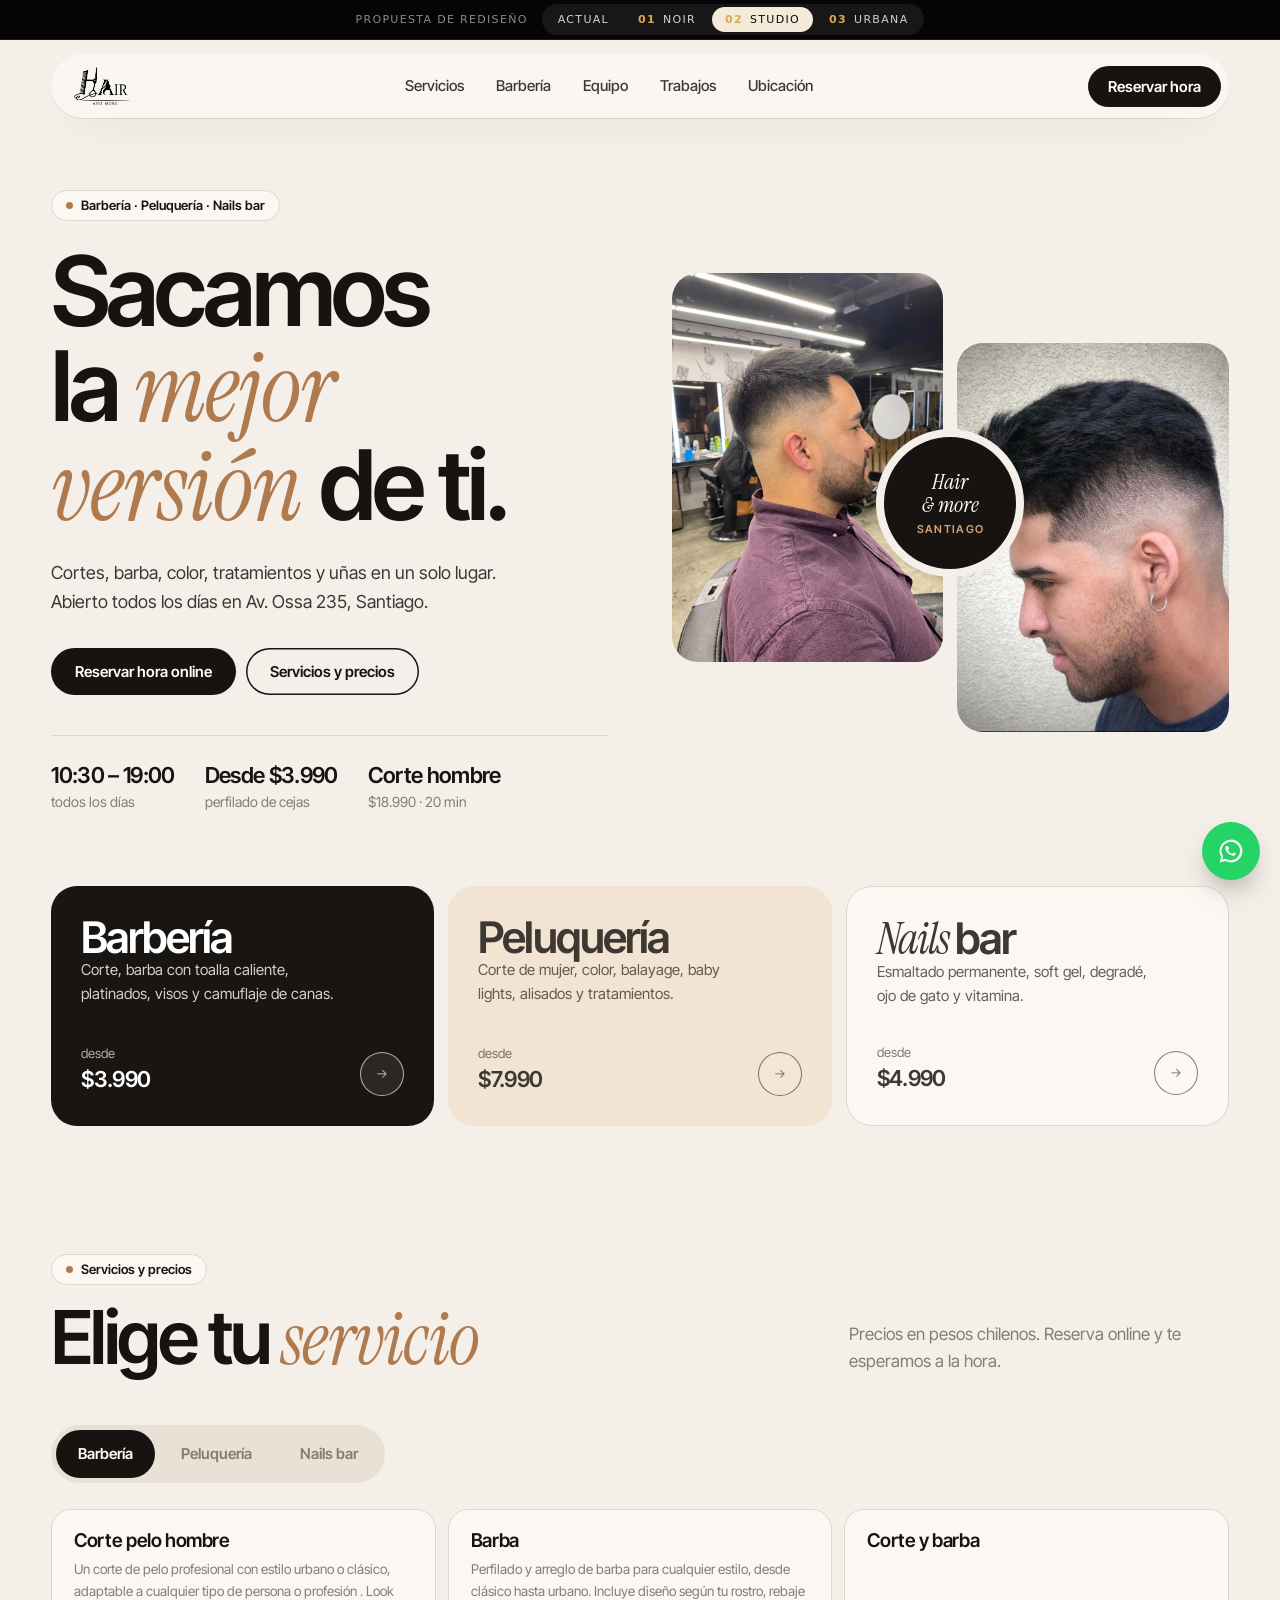
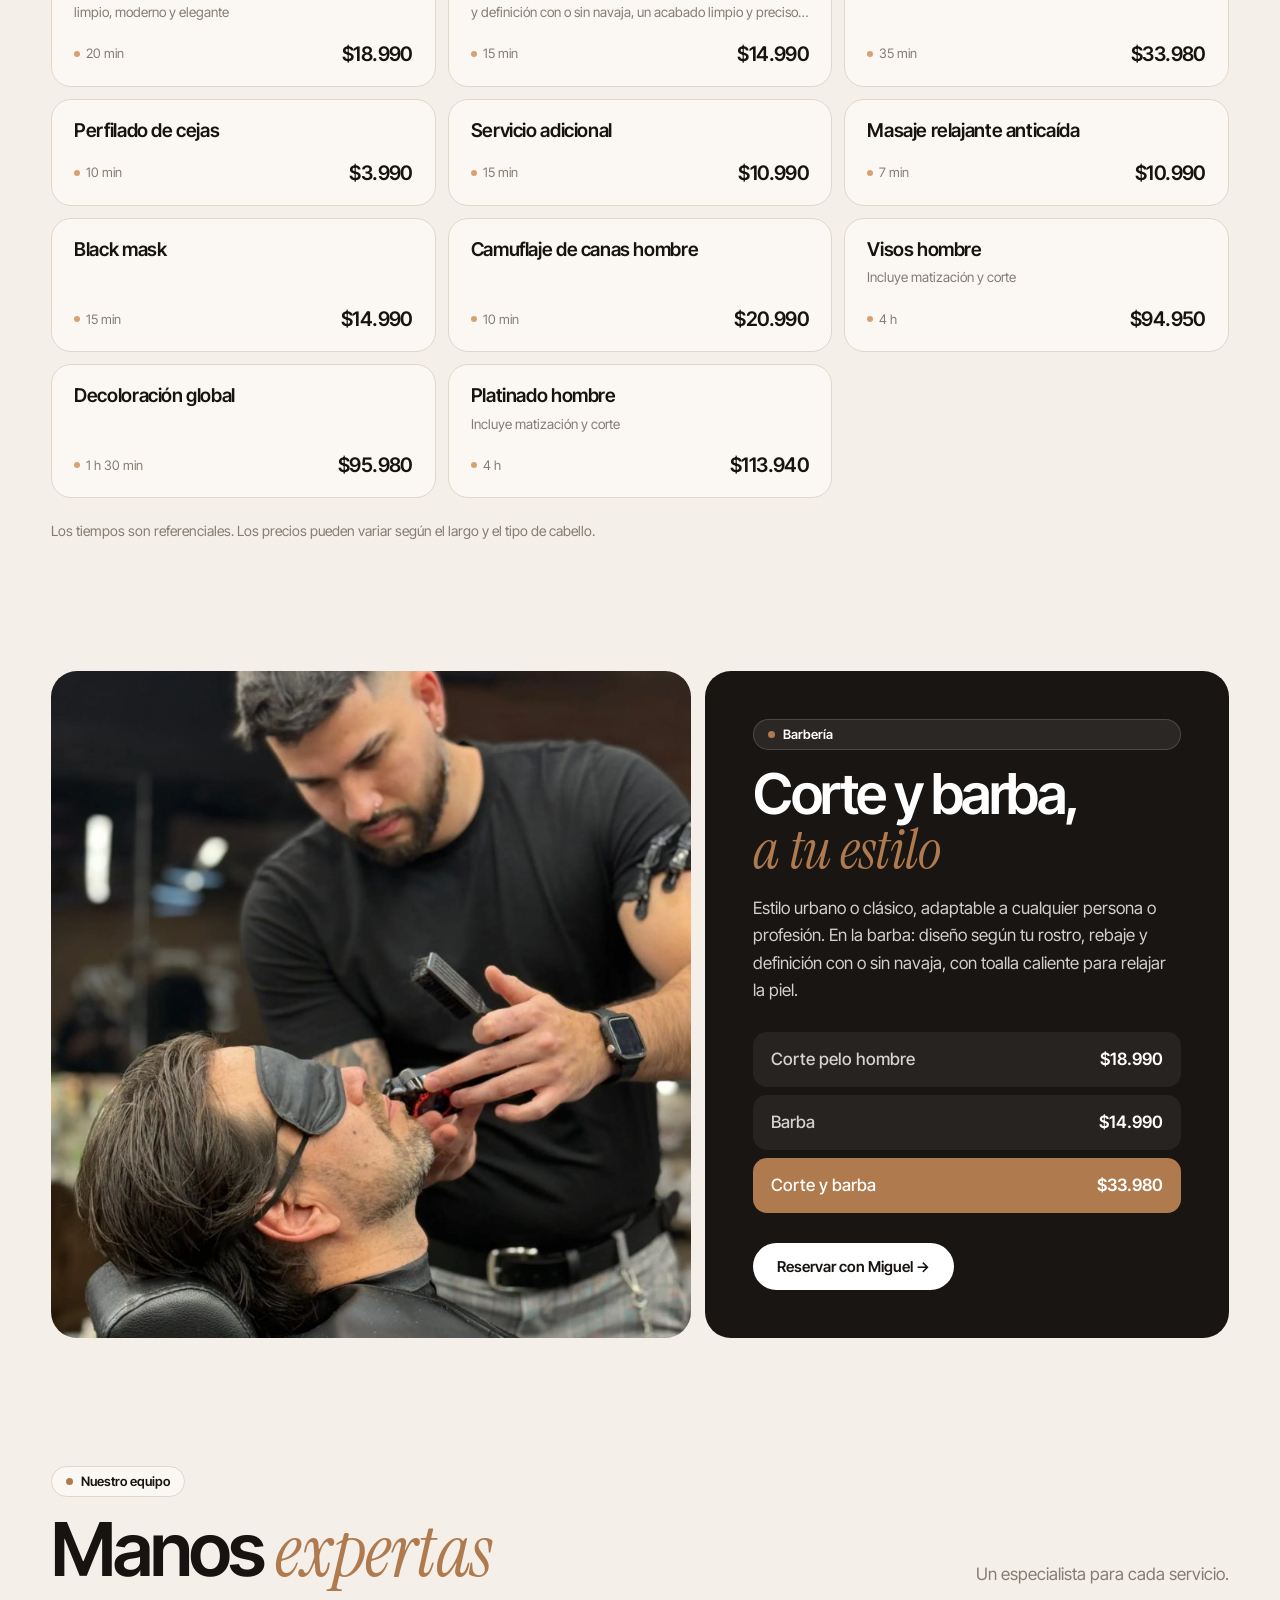
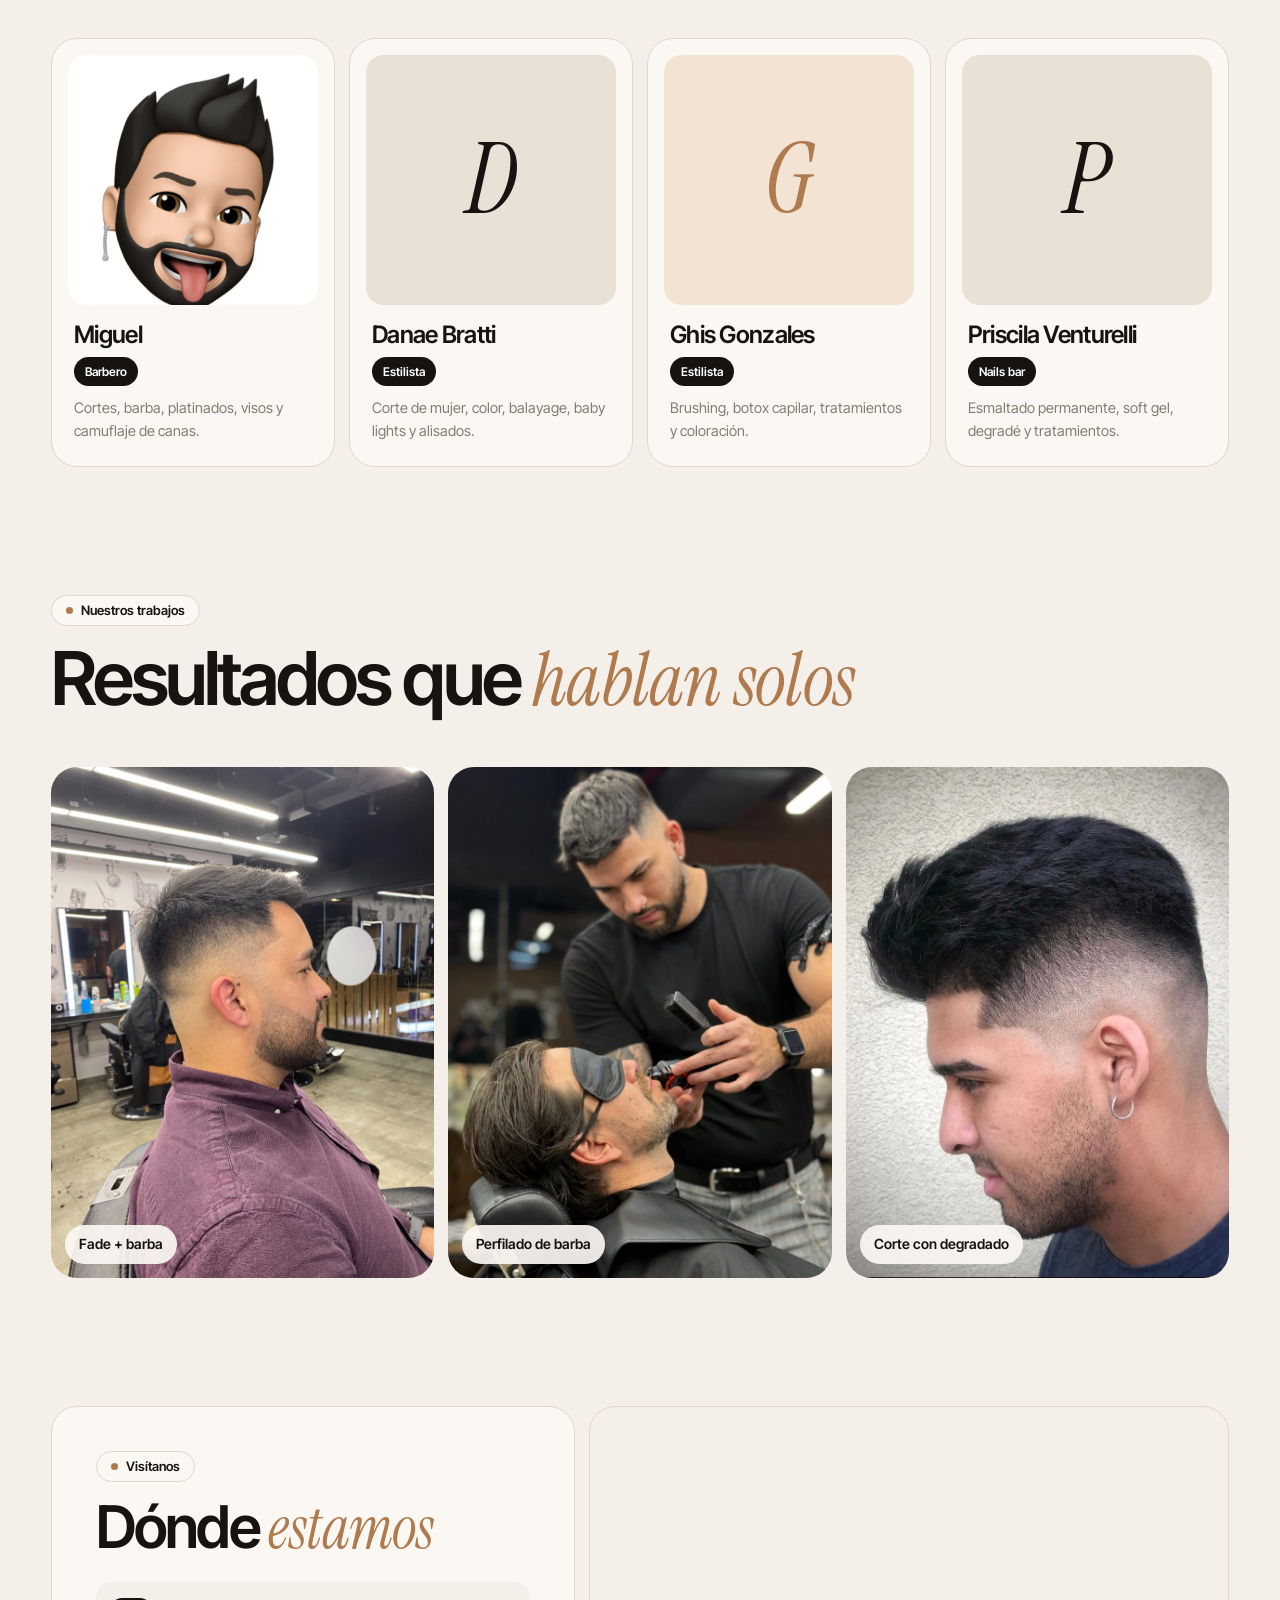
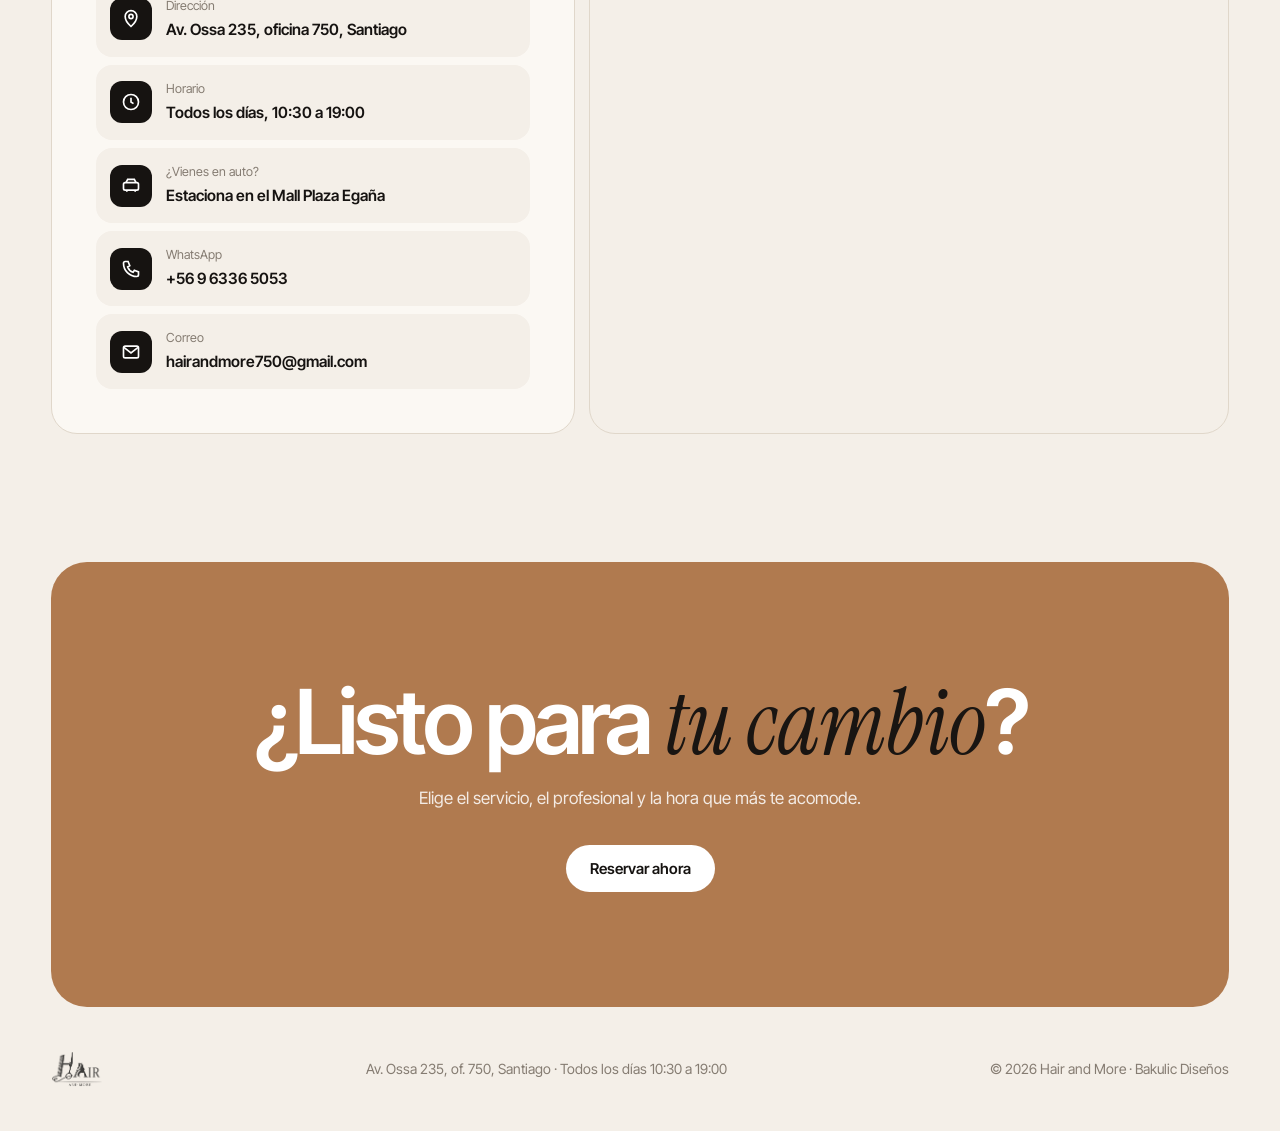
<file: v2.html>
<!doctype html>
<html lang="es-CL">
<head>
<meta charset="utf-8">
<meta name="viewport" content="width=device-width, initial-scale=1">
<title>Hair and More | Barbería, peluquería y nails bar en Santiago</title>
<meta name="description" content="Hair and More: barbería, peluquería y nails bar en Av. Ossa 235, oficina 750, Santiago. Abierto todos los días de 10:30 a 19:00.">
<meta name="theme-color" content="#f4efe8">
<link rel="icon" href="img/equipo-miguel.png">
<link rel="preconnect" href="https://fonts.googleapis.com">
<link rel="preconnect" href="https://fonts.gstatic.com" crossorigin>
<link href="https://fonts.googleapis.com/css2?family=Instrument+Serif:ital@0;1&family=Inter+Tight:wght@400;500;600;700&display=swap" rel="stylesheet">
<style>
:root{
  --bg:#f4efe8; --paper:#fbf8f3; --sand:#e9e1d5; --ink:#161311; --text:#3d3833; --mute:#857c72; --line:#e0d7ca;
  --car:#b07a4f; --car2:#d6a274; --carbg:#f3e3d2; --dark:#191512;
  --gut:clamp(16px,4vw,56px); --r:26px;
  --serif:"Instrument Serif",Georgia,serif;
  --ease:cubic-bezier(.2,.7,.1,1);
}
*{box-sizing:border-box;margin:0;padding:0}
html{scroll-behavior:smooth;scroll-padding-top:130px}
body{background:var(--bg);color:var(--text);font:400 17px/1.6 "Inter Tight",system-ui,sans-serif;-webkit-font-smoothing:antialiased;overflow-x:hidden}
a{color:inherit;text-decoration:none}
img{display:block;max-width:100%}
button{font:inherit;color:inherit;background:none;border:0;cursor:pointer}
h1,h2,h3,h4{color:var(--ink);font-weight:600;letter-spacing:-.045em;line-height:.98;text-wrap:balance}
h1 i,h2 i{font-family:var(--serif);font-weight:400;font-style:italic;letter-spacing:-.01em;color:var(--car)}
.wrap{max-width:1300px;margin:0 auto;padding:0 var(--gut)}
.pill{display:inline-flex;align-items:center;gap:8px;padding:8px 14px;border-radius:99px;background:var(--paper);border:1px solid var(--line);font:600 13px/1 "Inter Tight";color:var(--ink)}
.pill i{width:7px;height:7px;border-radius:50%;background:var(--car)}
.btn{display:inline-flex;align-items:center;justify-content:center;gap:10px;padding:16px 24px;border-radius:99px;font:600 15px/1 "Inter Tight";background:var(--ink);color:#fff;transition:transform .25s,background .25s;white-space:nowrap}
.btn:hover{transform:translateY(-2px);background:var(--car)}
.btn.l{background:transparent;color:var(--ink);box-shadow:inset 0 0 0 1.5px var(--ink)}
.btn.l:hover{background:var(--ink);color:#fff}
.btn.c{background:var(--car)}
.btn.c:hover{background:var(--ink)}
.ic{width:20px;height:20px;flex:none}

/* nav */
.nav{position:fixed;top:40px;left:0;right:0;z-index:60;padding:14px 0;transition:padding .3s}
.nav .bar{display:flex;align-items:center;justify-content:space-between;gap:16px;height:64px;padding:0 8px 0 22px;border-radius:99px;background:rgba(251,248,243,.82);backdrop-filter:blur(16px);box-shadow:0 1px 0 var(--line),0 18px 40px -30px rgba(25,21,18,.5)}
.nav .logo img{height:40px;filter:brightness(0)}
.nav ul{display:flex;gap:4px;list-style:none;font-weight:500;font-size:15px}
.nav ul a{padding:10px 14px;border-radius:99px;transition:background .2s}
.nav ul a:hover{background:var(--sand)}
.nav .btn{padding:13px 20px}
#burger{display:none;width:46px;height:46px;border-radius:50%;background:var(--sand);position:relative}
#burger i,#burger i::before,#burger i::after{position:absolute;left:13px;width:20px;height:2px;border-radius:2px;background:var(--ink);content:"";transition:.3s}
#burger i{top:22px}#burger i::before{left:0;top:-6px}#burger i::after{left:0;top:6px}
#movil{position:fixed;inset:40px 0 0;z-index:55;background:var(--bg);display:flex;flex-direction:column;justify-content:center;padding:120px var(--gut) 40px;gap:2px;opacity:0;pointer-events:none;transition:opacity .3s}
#movil a{font:600 40px/1.25 "Inter Tight";letter-spacing:-.04em;color:var(--ink)}
#movil .btn{font-size:16px;margin-top:22px;align-self:flex-start}
body.open #movil{opacity:1;pointer-events:auto}
body.open #burger i{background:transparent}
body.open #burger i::before{top:0;transform:rotate(45deg)}
body.open #burger i::after{top:0;transform:rotate(-45deg)}

/* hero */
.hero{padding:150px 0 70px}
.hero .g{display:grid;grid-template-columns:1fr 1fr;gap:clamp(30px,5vw,70px);align-items:center}
.hero h1{font-size:clamp(56px,7.6vw,120px);margin:22px 0 24px}
.hero p{font-size:clamp(17px,1.4vw,20px);max-width:470px}
.hero .cta{display:flex;gap:10px;flex-wrap:wrap;margin-top:32px}
.hero .facts{display:flex;gap:30px;margin-top:40px;padding-top:26px;border-top:1px solid var(--line);flex-wrap:wrap}
.hero .facts b{display:block;font:600 22px "Inter Tight";color:var(--ink);letter-spacing:-.03em}
.hero .facts div>span{font-size:14px;color:var(--mute)}
.pics{display:grid;grid-template-columns:1fr 1fr;gap:14px;position:relative}
.pics .ph{border-radius:var(--r);overflow:hidden;background:var(--sand)}
.pics .ph img{width:100%;height:100%;object-fit:cover}
.pics .a{aspect-ratio:3/4.3}
.pics .b{aspect-ratio:3/4.3;margin-top:70px}
.pics .badge{position:absolute;left:50%;top:50%;transform:translate(-50%,-50%);width:132px;height:132px;border-radius:50%;background:var(--ink);color:#fff;display:grid;place-items:center;text-align:center;font:400 22px/1.05 var(--serif);font-style:italic;box-shadow:0 0 0 8px var(--bg)}
.pics .badge small{display:block;font:600 11px "Inter Tight";font-style:normal;letter-spacing:.12em;text-transform:uppercase;color:var(--car2);margin-top:6px}

/* categorías */
.cats{display:grid;grid-template-columns:repeat(3,1fr);gap:14px}
.cat{position:relative;border-radius:var(--r);padding:30px;min-height:240px;display:flex;flex-direction:column;justify-content:space-between;overflow:hidden;transition:transform .35s var(--ease)}
.cat:hover{transform:translateY(-6px)}
.cat:nth-child(1){background:var(--dark);color:#fff}
.cat:nth-child(2){background:var(--carbg)}
.cat:nth-child(3){background:var(--paper);border:1px solid var(--line)}
.cat h3{font-size:clamp(34px,3.4vw,48px);color:inherit}
.cat h3 i{font-family:var(--serif);font-weight:400}
.cat p{font-size:15px;opacity:.8;max-width:280px}
.cat .from{display:flex;justify-content:space-between;align-items:flex-end}
.cat .from b{font:600 22px "Inter Tight";letter-spacing:-.03em}
.cat .from span{font-size:13px;opacity:.65}
.cat .arrow{width:44px;height:44px;border-radius:50%;display:grid;place-items:center;background:rgba(255,255,255,.12);box-shadow:inset 0 0 0 1px currentColor;opacity:.8}

section{padding:clamp(80px,10vw,130px) 0}
.sh{display:flex;justify-content:space-between;align-items:end;gap:30px;margin-bottom:clamp(30px,4vw,50px);flex-wrap:wrap}
.sh h2{font-size:clamp(46px,5.8vw,88px);margin-top:16px}
.sh p{max-width:380px;color:var(--mute)}

/* servicios */
.tabs{display:inline-flex;gap:4px;padding:5px;border-radius:99px;background:var(--sand);margin-bottom:26px}
.tabs button{padding:12px 22px;border-radius:99px;font-weight:600;font-size:15px;color:var(--mute);transition:.25s}
.tabs button.on{background:var(--ink);color:#fff}
.grid{display:grid;grid-template-columns:repeat(3,1fr);gap:12px}
.srv{background:var(--paper);border:1px solid var(--line);border-radius:20px;padding:20px 22px;display:flex;flex-direction:column;justify-content:space-between;gap:18px;transition:border-color .25s,transform .25s}
.srv:hover{border-color:var(--car);transform:translateY(-3px)}
.srv-n h4{font-size:19px;letter-spacing:-.02em;line-height:1.2}
.srv-n p{font-size:13.5px;color:var(--mute);margin-top:6px;display:-webkit-box;-webkit-line-clamp:3;-webkit-box-orient:vertical;overflow:hidden}
.srv-m{display:flex;justify-content:space-between;align-items:center}
.srv-t{font-size:13px;color:var(--mute);display:flex;align-items:center;gap:6px}
.srv-t::before{content:"";width:6px;height:6px;border-radius:50%;background:var(--car2)}
.srv-p{font:600 20px "Inter Tight";color:var(--ink);letter-spacing:-.03em}
.note{color:var(--mute);font-size:14px;margin-top:22px}

/* barbería */
.barber{display:grid;grid-template-columns:1.1fr .9fr;gap:14px}
.barber .ph{border-radius:var(--r);overflow:hidden;min-height:560px;position:relative}
.barber .ph img{position:absolute;inset:0;width:100%;height:100%;object-fit:cover}
.barber .card{background:var(--dark);color:rgba(255,255,255,.8);border-radius:var(--r);padding:clamp(28px,4vw,48px);display:flex;flex-direction:column;justify-content:center}
.barber h2{color:#fff;font-size:clamp(40px,4.4vw,64px);margin:16px 0 18px}
.barber .pill{background:rgba(255,255,255,.08);border-color:rgba(255,255,255,.15);color:#fff}
.combo{list-style:none;margin:28px 0 30px;display:grid;gap:8px}
.combo li{display:flex;justify-content:space-between;align-items:center;padding:14px 18px;border-radius:14px;background:rgba(255,255,255,.06);font-weight:500}
.combo li b{color:#fff;font-weight:600}
.combo li.t{background:var(--car);color:#fff}
.barber .btn{background:#fff;color:var(--ink);align-self:flex-start}
.barber .btn:hover{background:var(--car2)}

/* equipo */
.team{display:grid;grid-template-columns:repeat(4,1fr);gap:14px}
.person{background:var(--paper);border:1px solid var(--line);border-radius:var(--r);padding:16px 16px 24px}
.person .av{aspect-ratio:1;border-radius:18px;display:grid;place-items:center;font:400 96px/1 var(--serif);font-style:italic;color:var(--car);background:var(--carbg);overflow:hidden;margin-bottom:18px}
.person:nth-child(even) .av{background:var(--sand);color:var(--ink)}
.person .av img{width:100%;height:100%;object-fit:cover;background:#fff}
.person h3{font-size:24px;letter-spacing:-.03em;padding:0 6px}
.person .r{display:inline-block;margin:10px 6px 10px;padding:5px 11px;border-radius:99px;background:var(--ink);color:#fff;font-size:12px;font-weight:600}
.person p{font-size:14.5px;color:var(--mute);padding:0 6px}

/* galería */
.gal{display:grid;grid-template-columns:1fr 1fr 1fr;gap:14px}
.gal figure{position:relative;border-radius:var(--r);overflow:hidden;aspect-ratio:3/4}
.gal img{width:100%;height:100%;object-fit:cover;transition:transform 1s var(--ease)}
.gal figure:hover img{transform:scale(1.05)}
.gal figcaption{position:absolute;left:14px;bottom:14px;padding:8px 14px;border-radius:99px;background:rgba(251,248,243,.92);font-weight:600;font-size:14px;color:var(--ink)}

/* ubicación */
.loc{display:grid;grid-template-columns:.9fr 1.1fr;gap:14px}
.loc .card{background:var(--paper);border:1px solid var(--line);border-radius:var(--r);padding:clamp(26px,4vw,44px)}
.loc h2{font-size:clamp(40px,4.6vw,66px);margin:16px 0 24px}
.rows{display:grid;gap:8px}
.row{display:flex;gap:14px;align-items:center;padding:14px;border-radius:16px;background:var(--bg)}
.row .i{width:42px;height:42px;border-radius:12px;background:var(--ink);color:#fff;display:grid;place-items:center;flex:none}
.row small{display:block;font-size:12.5px;color:var(--mute)}
.row b{font-weight:600;color:var(--ink);font-size:15.5px}
a.row:hover{background:var(--carbg)}
.map{border-radius:var(--r);overflow:hidden;min-height:480px;position:relative;border:1px solid var(--line)}
.map iframe{position:absolute;inset:0;width:100%;height:100%;border:0;filter:grayscale(.6) sepia(.25)}

/* cta */
.cta-band{margin:0 var(--gut);border-radius:36px;background:var(--car);color:#fff;text-align:center;padding:clamp(70px,9vw,120px) 24px;position:relative;overflow:hidden}
.cta-band h2{color:#fff;font-size:clamp(48px,7vw,110px)}
.cta-band h2 i{color:var(--dark)}
.cta-band p{margin:18px 0 32px;opacity:.85}
.cta-band .btn{background:#fff;color:var(--ink)}
.cta-band .btn:hover{background:var(--dark);color:#fff}
footer{padding:44px 0;color:var(--mute);font-size:14px}
footer .wrap{display:flex;justify-content:space-between;align-items:center;gap:20px;flex-wrap:wrap}
footer img{height:36px;filter:brightness(0);opacity:.75}
.wa{position:fixed;right:20px;bottom:20px;z-index:40;width:58px;height:58px;border-radius:50%;background:#25d366;color:#fff;display:grid;place-items:center;box-shadow:0 14px 30px -12px rgba(0,0,0,.5);transition:transform .25s}
.wa:hover{transform:scale(1.08)}
.wa svg{width:28px;height:28px;fill:currentColor}

.rv{opacity:0;transform:translateY(22px);transition:opacity .8s var(--ease),transform .8s var(--ease)}
.rv.visible{opacity:1;transform:none}

@media(max-width:1060px){
  .nav ul,.nav .bar>.btn{display:none}#burger{display:block}
  .grid{grid-template-columns:1fr 1fr}
  .team{grid-template-columns:1fr 1fr}
}
@media(max-width:860px){
  .hero .g,.barber,.loc{grid-template-columns:1fr}
  .cats{grid-template-columns:1fr}
  .cat{min-height:190px}
  .barber .ph{min-height:420px}
}
@media(max-width:600px){
  body{font-size:16px}
  .nav{padding:10px 0}.nav .bar{height:58px}.nav .logo img{height:34px}
  .hero{padding-top:124px}
  .hero .cta{flex-direction:column}
  .pics .b{margin-top:40px}
  .pics .badge{width:104px;height:104px;font-size:18px}
  .tabs{display:flex;width:100%}.tabs button{flex:1;padding:12px 8px}
  .grid{grid-template-columns:1fr}
  .team{grid-template-columns:1fr 1fr;gap:10px}
  .person{padding:10px 10px 18px}.person h3{font-size:19px}.person .av{font-size:70px}
  .gal{grid-template-columns:1fr 1fr}
  .gal figure:nth-child(3){grid-column:span 2;aspect-ratio:4/3}
  .map{min-height:340px}
  .cta-band{margin:0 12px;border-radius:26px}
  #movil a{font-size:34px}
}
@media(prefers-reduced-motion:reduce){*{transition:none!important}.rv{opacity:1;transform:none}}
</style>
</head>
<body>

<header class="nav" id="nav">
  <div class="wrap">
    <div class="bar">
      <a href="#" class="logo" aria-label="Hair and More, inicio"><img src="img/logo-recorte.png" alt="Hair and More"></a>
      <ul>
        <li><a href="#servicios">Servicios</a></li>
        <li><a href="#barberia">Barbería</a></li>
        <li><a href="#equipo">Equipo</a></li>
        <li><a href="#trabajos">Trabajos</a></li>
        <li><a href="#ubicacion">Ubicación</a></li>
      </ul>
      <a class="btn" data-reservar href="#">Reservar hora</a>
      <button id="burger" aria-label="Menú"><i></i></button>
    </div>
  </div>
</header>
<nav id="movil">
  <a href="#servicios">Servicios</a><a href="#barberia">Barbería</a><a href="#equipo">Equipo</a><a href="#trabajos">Trabajos</a><a href="#ubicacion">Ubicación</a>
  <a class="btn c" data-reservar href="#">Reservar hora</a>
</nav>

<section class="hero">
  <div class="wrap g">
    <div>
      <span class="pill rv"><i></i>Barbería · Peluquería · Nails bar</span>
      <h1 class="rv">Sacamos la <i>mejor versión</i> de ti.</h1>
      <p class="rv">Cortes, barba, color, tratamientos y uñas en un solo lugar. Abierto todos los días en Av. Ossa 235, Santiago.</p>
      <div class="cta rv"><a class="btn" data-reservar href="#">Reservar hora online</a><a class="btn l" href="#servicios">Servicios y precios</a></div>
      <div class="facts rv">
        <div><b>10:30 – 19:00</b><span>todos los días</span></div>
        <div><b>Desde <span data-desde>$3.990</span></b><span>perfilado de cejas</span></div>
        <div><b>Corte hombre</b><span>$18.990 · 20 min</span></div>
      </div>
    </div>
    <div class="pics rv">
      <div class="ph a"><img src="img/foto-fade.jpg" alt="Corte fade con barba perfilada"></div>
      <div class="ph b"><img src="img/foto-corte.jpg" alt="Corte con degradado alto"></div>
      <div class="badge"><span>Hair<br>&amp; more<small>Santiago</small></span></div>
    </div>
  </div>
</section>

<div class="wrap">
  <div class="cats">
    <a class="cat rv" href="#servicios" data-go="barberia"><div><h3>Barbería</h3><p>Corte, barba con toalla caliente, platinados, visos y camuflaje de canas.</p></div><div class="from"><div><span>desde</span><br><b>$3.990</b></div><span class="arrow">→</span></div></a>
    <a class="cat rv" href="#servicios" data-go="peluqueria"><div><h3>Peluquería</h3><p>Corte de mujer, color, balayage, baby lights, alisados y tratamientos.</p></div><div class="from"><div><span>desde</span><br><b>$7.990</b></div><span class="arrow">→</span></div></a>
    <a class="cat rv" href="#servicios" data-go="nails"><div><h3><i>Nails</i> bar</h3><p>Esmaltado permanente, soft gel, degradé, ojo de gato y vitamina.</p></div><div class="from"><div><span>desde</span><br><b>$4.990</b></div><span class="arrow">→</span></div></a>
  </div>
</div>

<section id="servicios" data-servicios>
  <div class="wrap">
    <div class="sh">
      <div><span class="pill rv"><i></i>Servicios y precios</span><h2 class="rv">Elige tu <i>servicio</i></h2></div>
      <p class="rv">Precios en pesos chilenos. Reserva online y te esperamos a la hora.</p>
    </div>
    <div class="tabs rv" role="tablist">
      <button data-cat="barberia" role="tab">Barbería</button>
      <button data-cat="peluqueria" role="tab">Peluquería</button>
      <button data-cat="nails" role="tab">Nails bar</button>
    </div>
    <div class="grid" data-panel role="tabpanel"></div>
    <p class="note">Los tiempos son referenciales. Los precios pueden variar según el largo y el tipo de cabello.</p>
  </div>
</section>

<section id="barberia" style="padding-top:0">
  <div class="wrap barber">
    <div class="ph rv"><img src="img/foto-barba.jpg" alt="Barbero perfilando una barba en Hair and More" loading="lazy"></div>
    <div class="card rv">
      <span class="pill"><i></i>Barbería</span>
      <h2>Corte y barba, <i>a tu estilo</i></h2>
      <p>Estilo urbano o clásico, adaptable a cualquier persona o profesión. En la barba: diseño según tu rostro, rebaje y definición con o sin navaja, con toalla caliente para relajar la piel.</p>
      <ul class="combo">
        <li><span>Corte pelo hombre</span><b>$18.990</b></li>
        <li><span>Barba</span><b>$14.990</b></li>
        <li class="t"><span>Corte y barba</span><b>$33.980</b></li>
      </ul>
      <a class="btn" data-reservar href="#">Reservar con Miguel →</a>
    </div>
  </div>
</section>

<section id="equipo" style="padding-top:0">
  <div class="wrap">
    <div class="sh">
      <div><span class="pill rv"><i></i>Nuestro equipo</span><h2 class="rv">Manos <i>expertas</i></h2></div>
      <p class="rv">Un especialista para cada servicio.</p>
    </div>
    <div class="team">
      <article class="person rv"><div class="av"><img src="img/equipo-miguel.png" alt="Miguel" loading="lazy"></div><h3>Miguel</h3><span class="r">Barbero</span><p>Cortes, barba, platinados, visos y camuflaje de canas.</p></article>
      <article class="person rv"><div class="av" aria-hidden="true">D</div><h3>Danae Bratti</h3><span class="r">Estilista</span><p>Corte de mujer, color, balayage, baby lights y alisados.</p></article>
      <article class="person rv"><div class="av" aria-hidden="true">G</div><h3>Ghis Gonzales</h3><span class="r">Estilista</span><p>Brushing, botox capilar, tratamientos y coloración.</p></article>
      <article class="person rv"><div class="av" aria-hidden="true">P</div><h3>Priscila Venturelli</h3><span class="r">Nails bar</span><p>Esmaltado permanente, soft gel, degradé y tratamientos.</p></article>
    </div>
  </div>
</section>

<section id="trabajos" style="padding-top:0">
  <div class="wrap">
    <div class="sh">
      <div><span class="pill rv"><i></i>Nuestros trabajos</span><h2 class="rv">Resultados que <i>hablan solos</i></h2></div>
    </div>
    <div class="gal">
      <figure class="rv"><img src="img/foto-fade.jpg" alt="Corte fade con barba perfilada" loading="lazy"><figcaption>Fade + barba</figcaption></figure>
      <figure class="rv"><img src="img/foto-barba.jpg" alt="Perfilado de barba con máquina" loading="lazy"><figcaption>Perfilado de barba</figcaption></figure>
      <figure class="rv"><img src="img/foto-corte.jpg" alt="Corte de pelo hombre con degradado alto" loading="lazy"><figcaption>Corte con degradado</figcaption></figure>
    </div>
  </div>
</section>

<section id="ubicacion" style="padding-top:0">
  <div class="wrap loc">
    <div class="card rv">
      <span class="pill"><i></i>Visítanos</span>
      <h2>Dónde <i>estamos</i></h2>
      <div class="rows">
        <div class="row"><span class="i"><svg class="ic" viewBox="0 0 24 24" fill="none" stroke="currentColor" stroke-width="2"><path d="M12 21s-7-6.2-7-12a7 7 0 0 1 14 0c0 5.8-7 12-7 12z"/><circle cx="12" cy="9" r="2.5"/></svg></span><span><small>Dirección</small><b>Av. Ossa 235, oficina 750, Santiago</b></span></div>
        <div class="row"><span class="i"><svg class="ic" viewBox="0 0 24 24" fill="none" stroke="currentColor" stroke-width="2"><circle cx="12" cy="12" r="9"/><path d="M12 7v5l3 2"/></svg></span><span><small>Horario</small><b>Todos los días, 10:30 a 19:00</b></span></div>
        <div class="row"><span class="i"><svg class="ic" viewBox="0 0 24 24" fill="none" stroke="currentColor" stroke-width="2"><rect x="3" y="8" width="18" height="9" rx="2"/><path d="M6 8l2-4h8l2 4M7 17v2M17 17v2"/></svg></span><span><small>¿Vienes en auto?</small><b>Estaciona en el Mall Plaza Egaña</b></span></div>
        <a class="row" href="https://wa.me/56963365053" target="_blank" rel="noopener"><span class="i"><svg class="ic" viewBox="0 0 24 24" fill="none" stroke="currentColor" stroke-width="2"><path d="M5 3h3.5l2 5-2.5 1.5a11 11 0 0 0 6.5 6.5L16 13.5l5 2V19a2 2 0 0 1-2 2A16 16 0 0 1 3 5a2 2 0 0 1 2-2z"/></svg></span><span><small>WhatsApp</small><b>+56 9 6336 5053</b></span></a>
        <a class="row" href="mailto:hairandmore750@gmail.com"><span class="i"><svg class="ic" viewBox="0 0 24 24" fill="none" stroke="currentColor" stroke-width="2"><rect x="3" y="5" width="18" height="14" rx="2"/><path d="m3.5 6.5 8.5 6.5 8.5-6.5"/></svg></span><span><small>Correo</small><b>hairandmore750@gmail.com</b></span></a>
      </div>
    </div>
    <div class="map rv"><iframe title="Mapa: Av. Ossa 235, Santiago" src="https://www.google.com/maps?q=Avenida+Ossa+235,+Santiago,+Chile&amp;output=embed" loading="lazy" referrerpolicy="no-referrer-when-downgrade"></iframe></div>
  </div>
</section>

<div class="cta-band rv">
  <h2>¿Listo para <i>tu cambio</i>?</h2>
  <p>Elige el servicio, el profesional y la hora que más te acomode.</p>
  <a class="btn" data-reservar href="#">Reservar ahora</a>
</div>

<footer>
  <div class="wrap">
    <img src="img/logo-recorte.png" alt="Hair and More" loading="lazy">
    <span>Av. Ossa 235, of. 750, Santiago · Todos los días 10:30 a 19:00</span>
    <span>© 2026 Hair and More · Bakulic Diseños</span>
  </div>
</footer>

<a class="wa" href="https://wa.me/56963365053?text=Hola%20Hair%20and%20More%2C%20quiero%20reservar%20una%20hora." target="_blank" rel="noopener" aria-label="Escríbenos por WhatsApp"><svg viewBox="0 0 32 32" aria-hidden="true"><path d="M16 3a13 13 0 0 0-11.2 19.6L3 29l6.6-1.7A13 13 0 1 0 16 3zm0 23.6c-2 0-4-.6-5.7-1.6l-.4-.2-3.9 1 1-3.8-.3-.4A10.6 10.6 0 1 1 16 26.6zm5.8-7.9c-.3-.2-1.9-.9-2.2-1-.3-.1-.5-.2-.7.2l-1 1.2c-.2.2-.4.2-.7.1-.3-.2-1.4-.5-2.6-1.6-1-.9-1.6-1.9-1.8-2.2-.2-.3 0-.5.1-.7l.5-.6.3-.5v-.5l-1-2.4c-.3-.6-.5-.5-.7-.5h-.6c-.2 0-.5.1-.8.4-.3.3-1 1-1 2.5s1 2.9 1.2 3.1c.1.2 2 3.1 4.9 4.4 2.4 1 2.9.8 3.4.7.5 0 1.9-.8 2.1-1.5.3-.7.3-1.3.2-1.5l-.6-.4z"/></svg></a>

<script src="js/servicios.js"></script>
<script src="js/variantes.js"></script>
<script>
// Las tarjetas de categoría abren directamente esa pestaña
document.querySelectorAll("[data-go]").forEach(a => a.addEventListener("click", () => {
  const t = document.querySelector(`#servicios [data-cat="${a.dataset.go}"]`); if (t) t.click();
}));
</script>
</body>
</html>
</file>
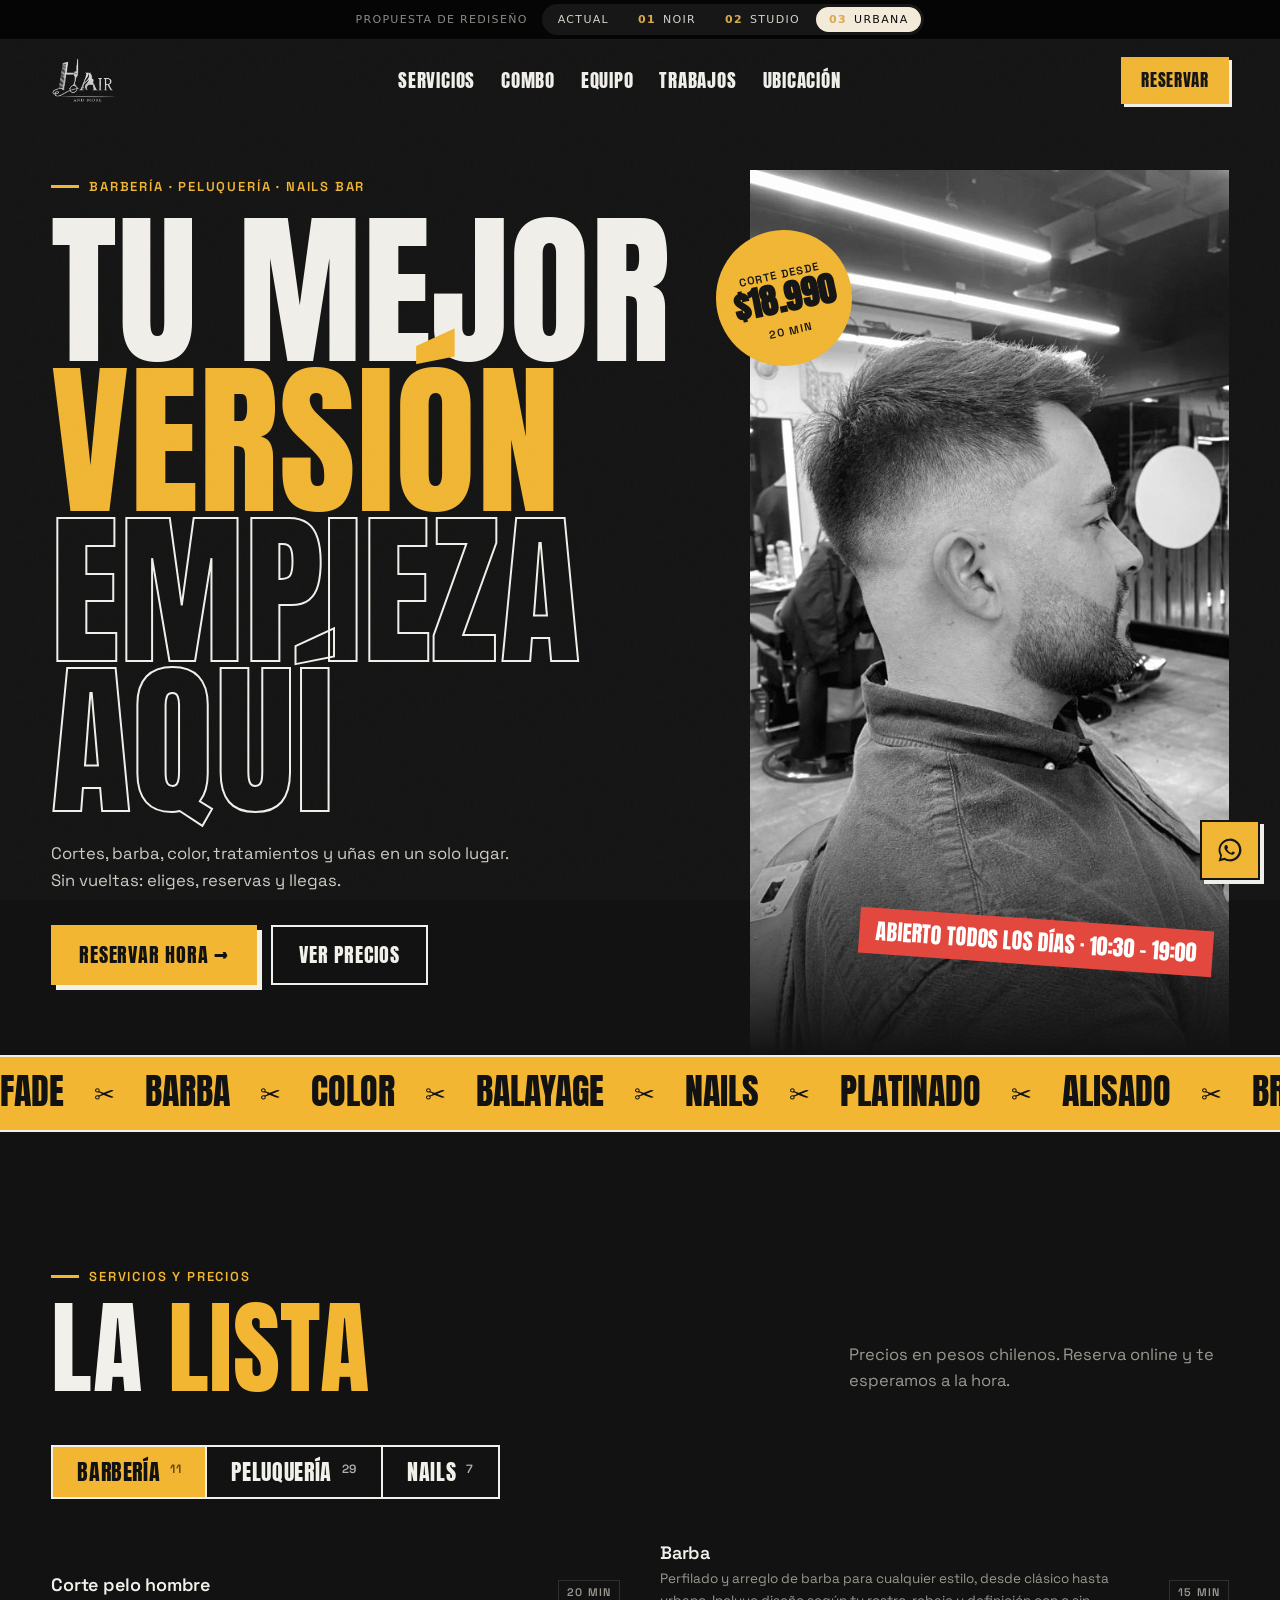
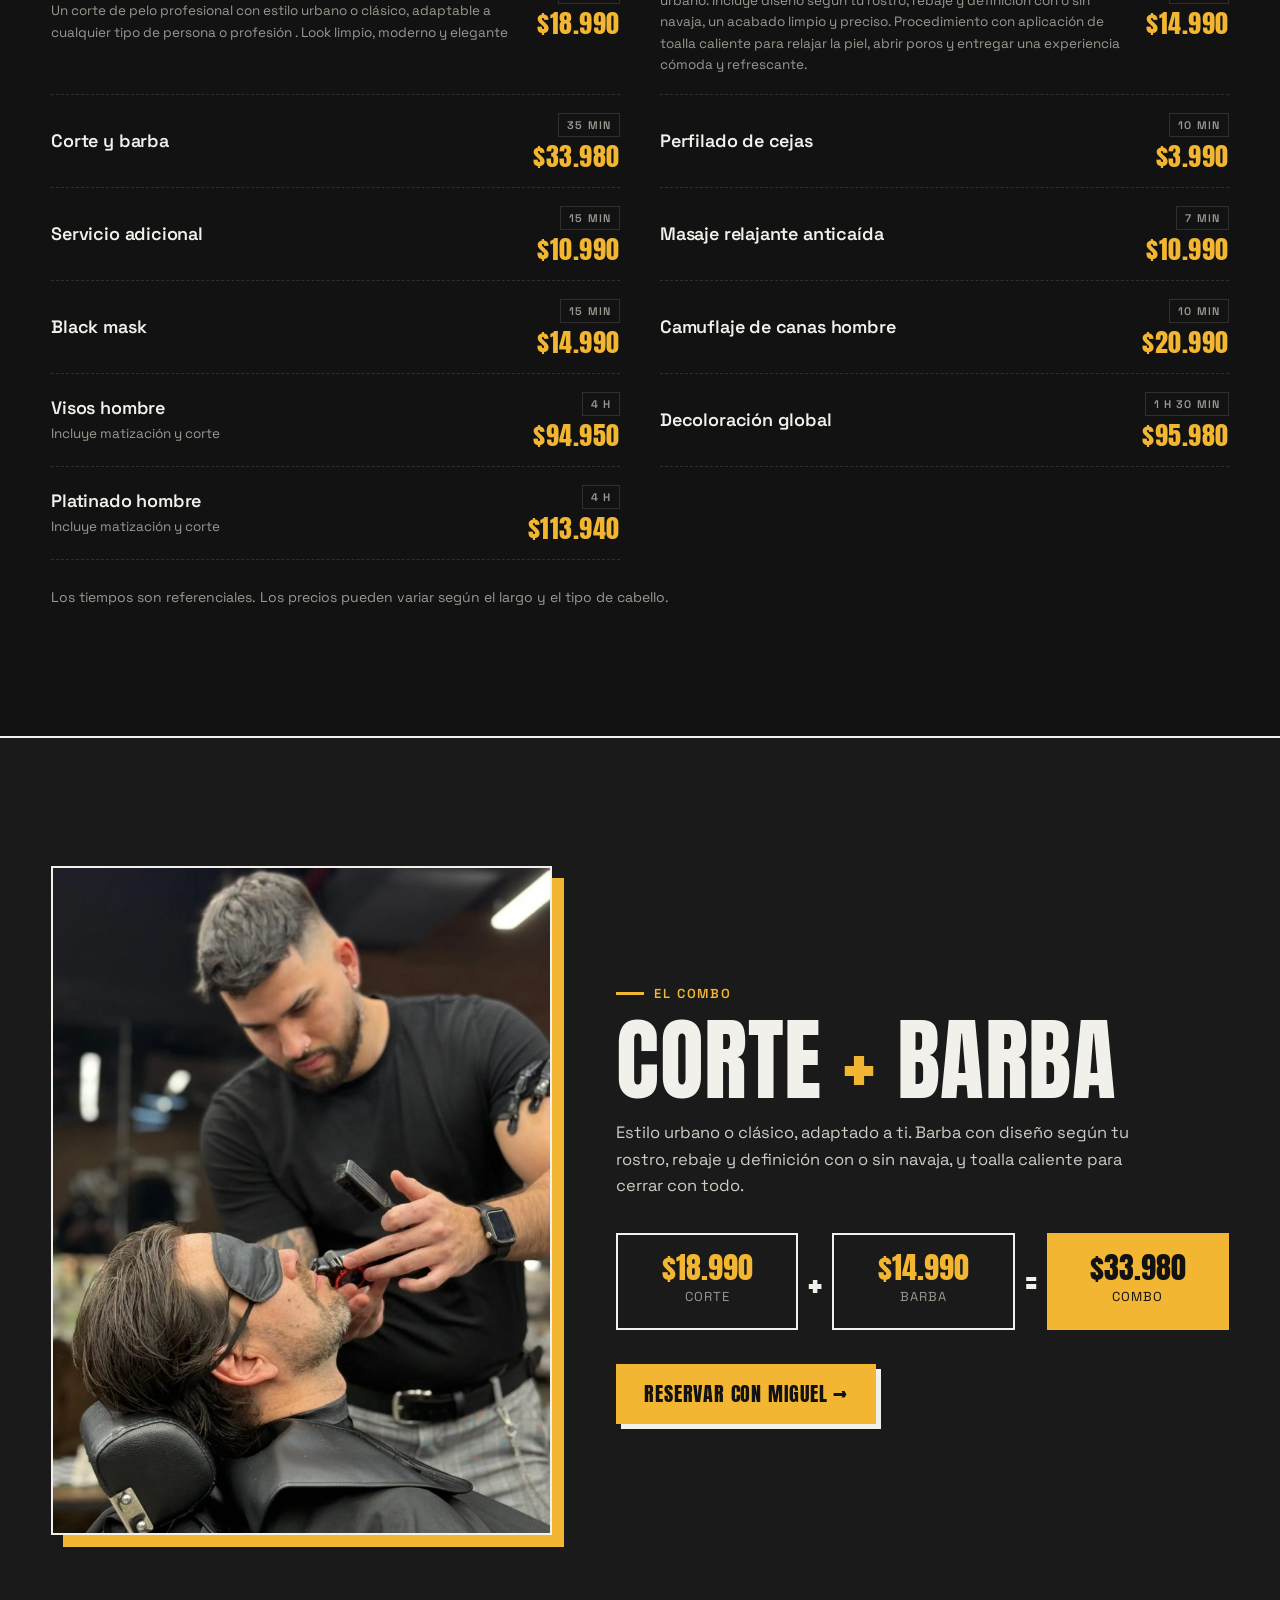
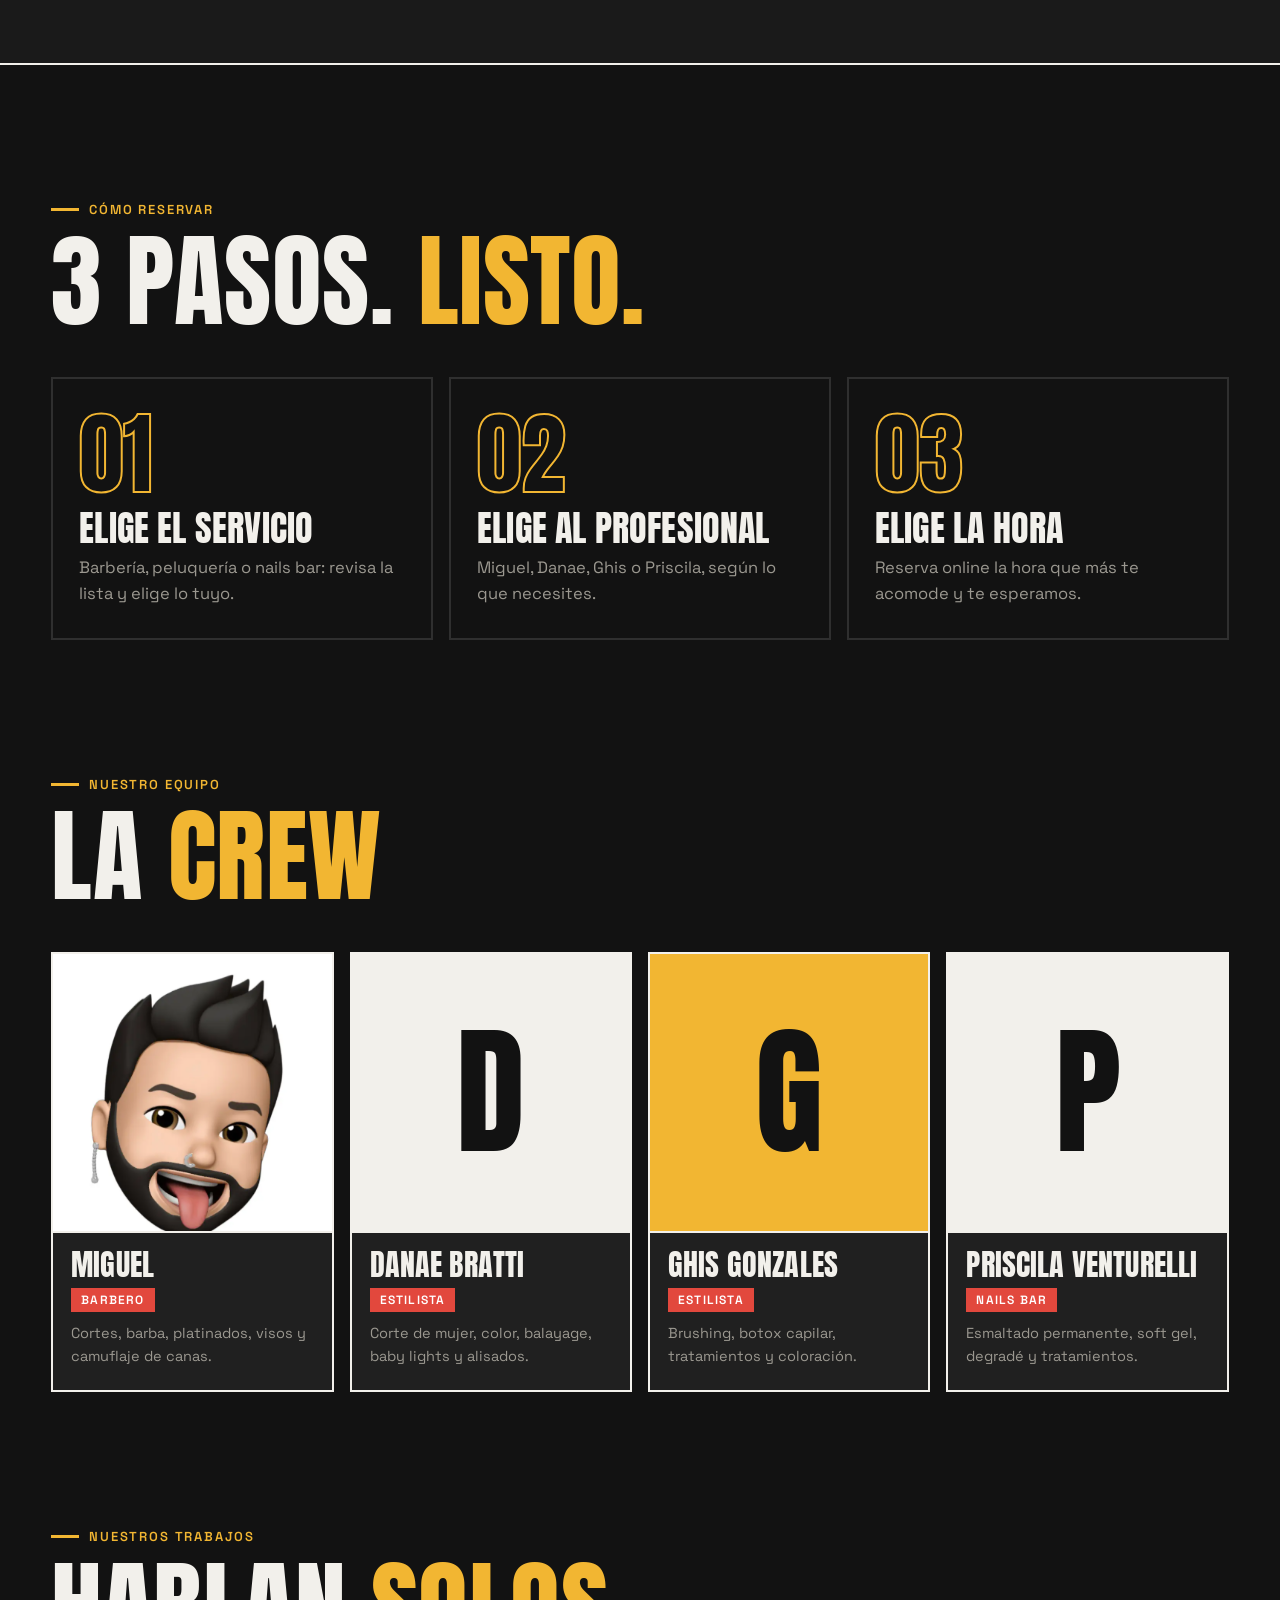
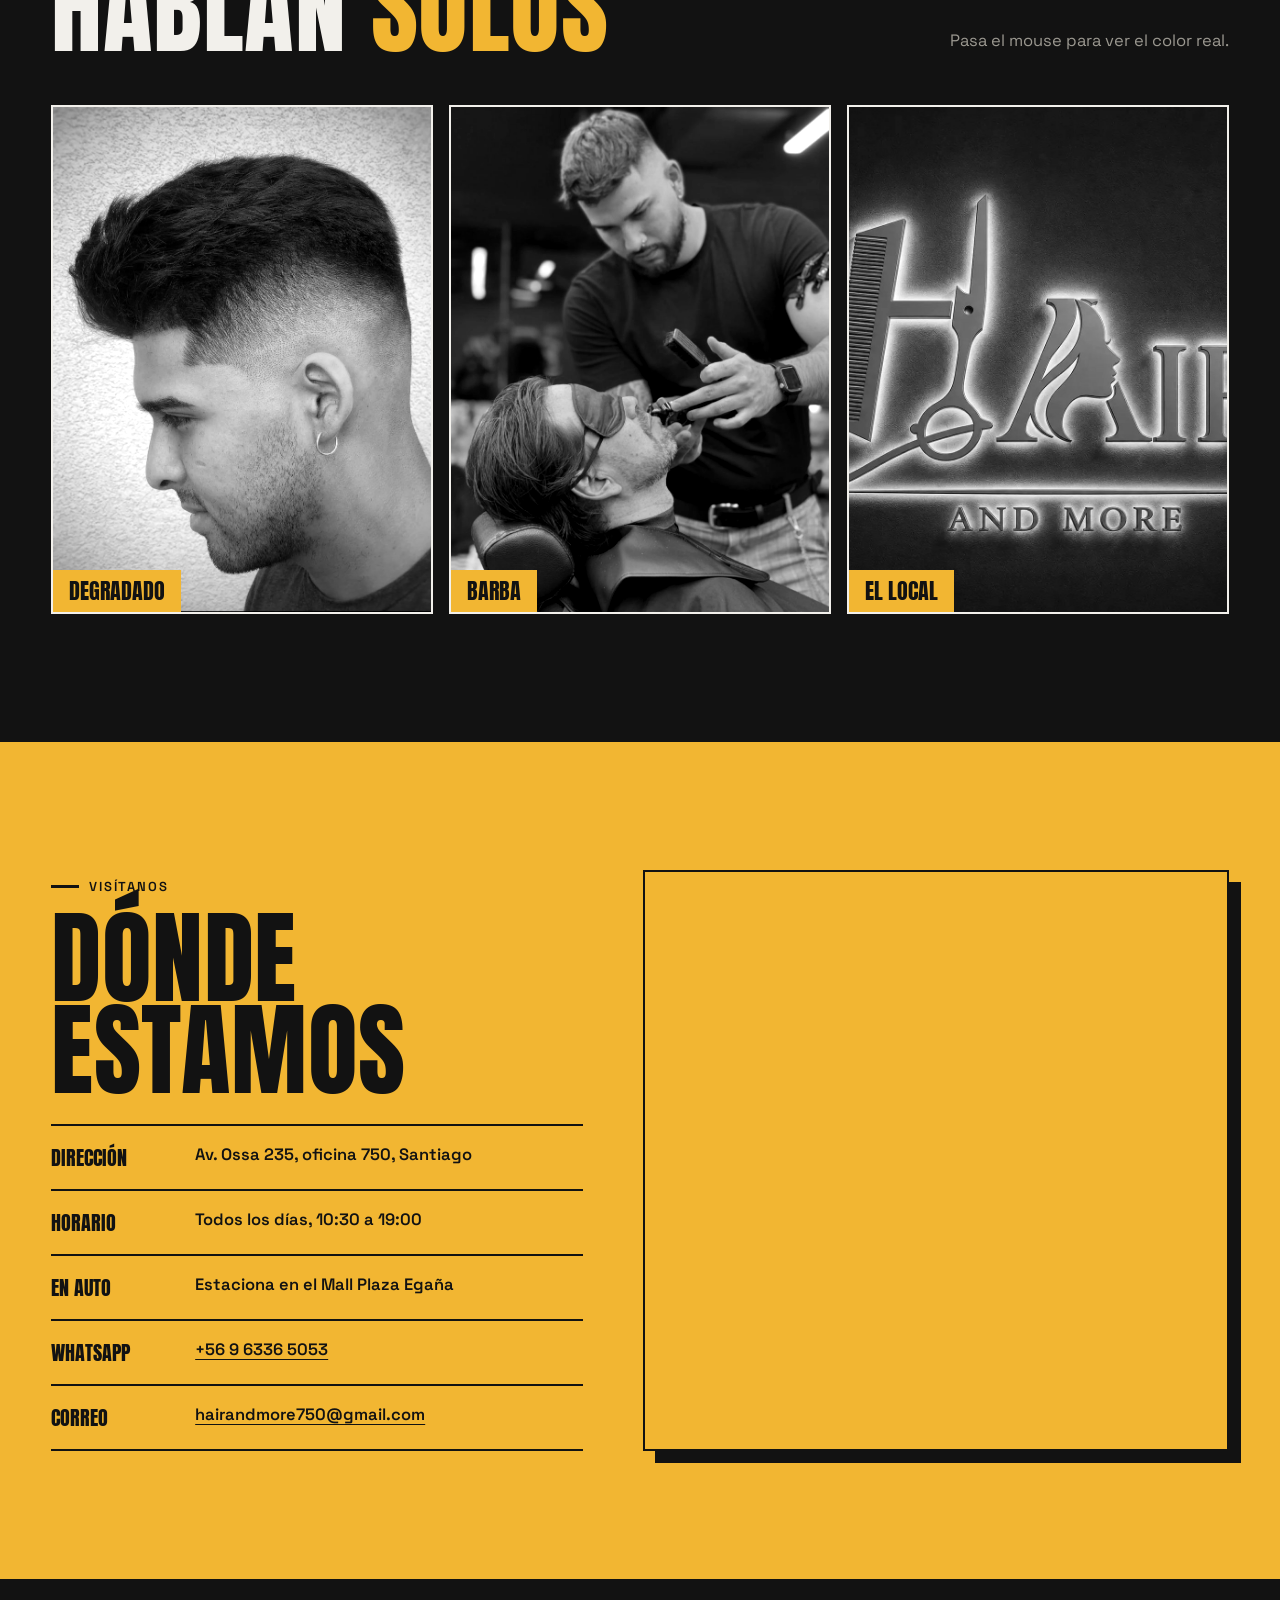
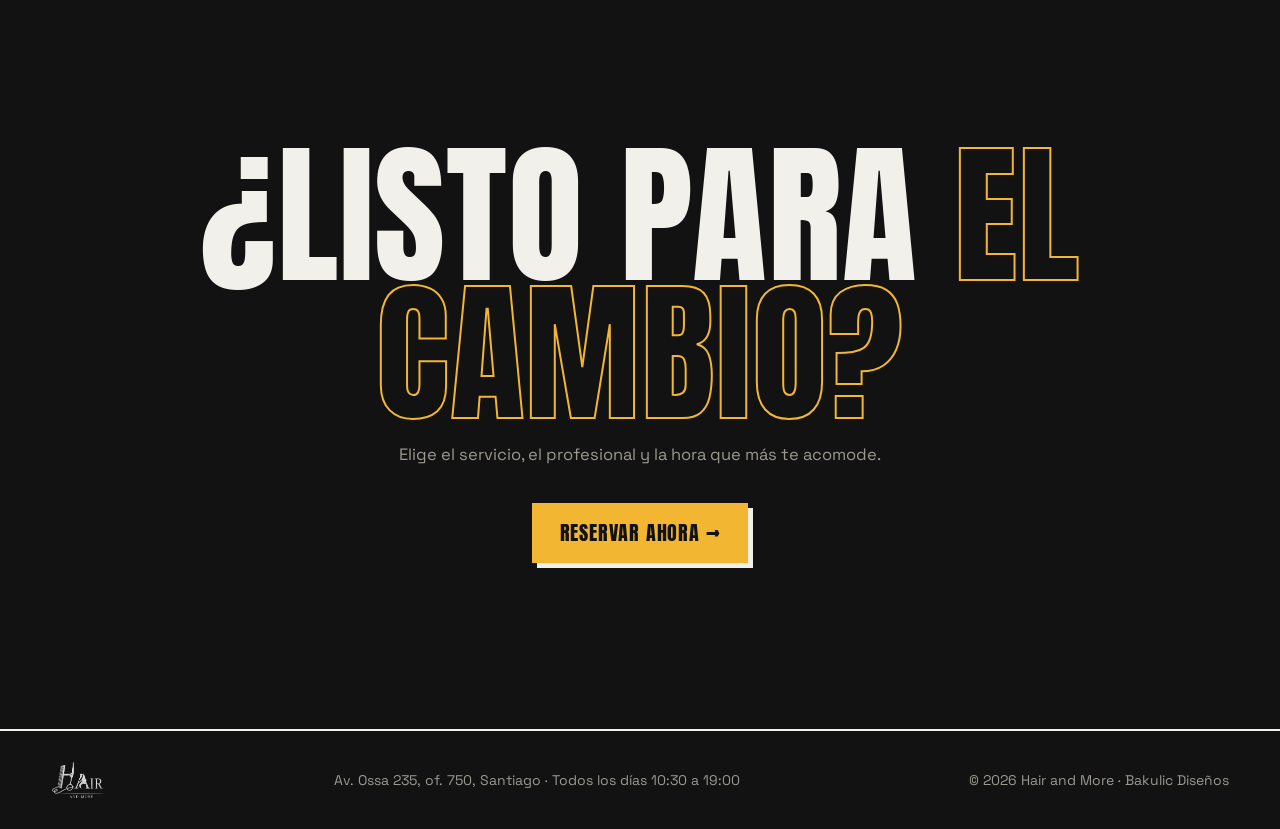
<file: v3.html>
<!doctype html>
<html lang="es-CL">
<head>
<meta charset="utf-8">
<meta name="viewport" content="width=device-width, initial-scale=1">
<title>Hair and More | Barbería, peluquería y nails bar en Santiago</title>
<meta name="description" content="Hair and More: barbería, peluquería y nails bar en Av. Ossa 235, oficina 750, Santiago. Abierto todos los días de 10:30 a 19:00.">
<meta name="theme-color" content="#121212">
<link rel="icon" href="img/equipo-miguel.png">
<link rel="preconnect" href="https://fonts.googleapis.com">
<link rel="preconnect" href="https://fonts.gstatic.com" crossorigin>
<link href="https://fonts.googleapis.com/css2?family=Anton&family=Space+Grotesk:wght@400;500;600;700&display=swap" rel="stylesheet">
<style>
:root{
  --bg:#121212; --bg2:#1a1a1a; --card:#202020; --fg:#f2f0eb; --mute:#9b9890; --line:rgba(255,255,255,.12);
  --y:#f2b632; --y2:#ffd36b; --red:#e2483d;
  --gut:clamp(16px,4vw,52px);
  --disp:Anton,Impact,sans-serif;
  --ease:cubic-bezier(.2,.7,.1,1);
}
*{box-sizing:border-box;margin:0;padding:0}
html{scroll-behavior:smooth;scroll-padding-top:120px}
body{background:var(--bg);color:var(--fg);font:400 16.5px/1.6 "Space Grotesk",system-ui,sans-serif;-webkit-font-smoothing:antialiased;overflow-x:hidden}
body::before{content:"";position:fixed;inset:0;pointer-events:none;z-index:100;opacity:.05;background-image:url("data:image/svg+xml,%3Csvg xmlns='http://www.w3.org/2000/svg' width='160' height='160'%3E%3Cfilter id='n'%3E%3CfeTurbulence type='fractalNoise' baseFrequency='.9' numOctaves='3'/%3E%3C/filter%3E%3Crect width='100%25' height='100%25' filter='url(%23n)'/%3E%3C/svg%3E")}
a{color:inherit;text-decoration:none}
img{display:block;max-width:100%}
button{font:inherit;color:inherit;background:none;border:0;cursor:pointer}
h1,h2,h3{font-family:var(--disp);font-weight:400;text-transform:uppercase;line-height:.9;letter-spacing:.005em}
.y{color:var(--y)}
.wrap{max-width:1320px;margin:0 auto;padding:0 var(--gut)}
.lbl{display:inline-flex;align-items:center;gap:10px;font:600 13px/1 "Space Grotesk";letter-spacing:.14em;text-transform:uppercase;color:var(--y)}
.lbl::before{content:"";width:28px;height:3px;background:var(--y)}
.btn{display:inline-flex;align-items:center;justify-content:center;gap:10px;padding:18px 26px;font:400 20px/1 var(--disp);letter-spacing:.04em;text-transform:uppercase;background:var(--y);color:var(--bg);border:2px solid var(--y);transition:transform .2s,box-shadow .2s;white-space:nowrap;box-shadow:5px 5px 0 var(--fg)}
.btn:hover{transform:translate(-2px,-2px);box-shadow:8px 8px 0 var(--fg)}
.btn.o{background:transparent;color:var(--fg);border-color:var(--fg);box-shadow:none}
.btn.o:hover{background:var(--fg);color:var(--bg);box-shadow:none;transform:none}
.ic{width:20px;height:20px;flex:none}

/* nav */
.nav{position:fixed;top:40px;left:0;right:0;z-index:60;transition:background .3s,border-color .3s;border-bottom:2px solid transparent}
.nav.solid{background:var(--bg);border-color:var(--y)}
.nav .wrap{display:flex;align-items:center;justify-content:space-between;gap:16px;height:80px}
.nav .logo img{height:46px}
.nav ul{display:flex;gap:26px;list-style:none;font:400 19px/1 var(--disp);letter-spacing:.04em;text-transform:uppercase}
.nav ul a{transition:color .2s}
.nav ul a:hover{color:var(--y)}
.nav .btn{padding:13px 18px;font-size:17px;box-shadow:3px 3px 0 var(--fg)}
#burger{display:none;width:48px;height:48px;background:var(--y);position:relative}
#burger i,#burger i::before,#burger i::after{position:absolute;left:12px;width:24px;height:3px;background:var(--bg);content:"";transition:.3s}
#burger i{top:22px}#burger i::before{left:0;top:-7px}#burger i::after{left:0;top:7px}
#movil{position:fixed;inset:40px 0 0;z-index:55;background:var(--y);color:var(--bg);display:flex;flex-direction:column;justify-content:center;padding:110px var(--gut) 40px;opacity:0;pointer-events:none;transition:opacity .3s}
#movil a{font:400 58px/1.05 var(--disp);text-transform:uppercase}
#movil .btn{margin-top:26px;align-self:flex-start;background:var(--bg);color:var(--y);border-color:var(--bg);box-shadow:5px 5px 0 #fff;font-size:22px}
body.open #movil{opacity:1;pointer-events:auto}
body.open #burger{background:var(--bg)}
body.open #burger i{background:transparent}
body.open #burger i::before,body.open #burger i::after{background:var(--y)}
body.open #burger i::before{top:0;transform:rotate(45deg)}
body.open #burger i::after{top:0;transform:rotate(-45deg)}

/* hero */
.hero{position:relative;padding:130px 0 0;overflow:hidden}
.hero .g{display:grid;grid-template-columns:1.15fr .85fr;gap:clamp(20px,4vw,50px);align-items:end}
.hero h1{font-size:clamp(78px,13vw,210px)}
.hero h1 .st{-webkit-text-stroke:2px var(--fg);color:transparent}
.hero p{max-width:460px;color:#cfccc4;font-size:clamp(16px,1.3vw,19px);margin-top:26px}
.hero .cta{display:flex;gap:14px;flex-wrap:wrap;margin-top:30px;padding-bottom:clamp(40px,6vw,70px)}
.hero .ph{position:relative;align-self:stretch;min-height:520px}
.hero .ph img{position:absolute;inset:0;width:100%;height:100%;object-fit:cover;filter:grayscale(1) contrast(1.15)}
.hero .ph::after{content:"";position:absolute;inset:0;background:linear-gradient(0deg,var(--bg) 0%,transparent 30%)}
.stk{position:absolute;z-index:3;display:grid;place-items:center;text-align:center;font:400 22px/1 var(--disp);text-transform:uppercase}
.stk.price{left:-34px;top:60px;width:136px;height:136px;border-radius:50%;background:var(--y);color:var(--bg);transform:rotate(-12deg)}
.stk.price b{display:block;font-size:34px}
.stk.price small{font:600 11px "Space Grotesk";letter-spacing:.1em}
.stk.hours{right:16px;bottom:90px;background:var(--red);color:#fff;padding:12px 16px;transform:rotate(4deg)}

/* marquee */
.marq{background:var(--y);color:var(--bg);overflow:hidden;white-space:nowrap;padding:16px 0;border-block:2px solid var(--fg)}
.marq div{display:inline-flex;gap:30px;animation:mq 26s linear infinite;font:400 36px/1 var(--disp);text-transform:uppercase}
.marq span::after{content:"✂";margin-left:30px;font-size:.7em;vertical-align:middle}
@keyframes mq{to{transform:translateX(-50%)}}

section{padding:clamp(80px,10vw,140px) 0}
.sh{display:flex;justify-content:space-between;align-items:end;gap:30px;margin-bottom:clamp(30px,4vw,50px);flex-wrap:wrap}
.sh h2{font-size:clamp(58px,8vw,130px);margin-top:16px}
.sh p{max-width:380px;color:var(--mute)}

/* servicios */
.tabs{display:flex;gap:0;margin-bottom:24px;border:2px solid var(--fg);width:max-content;max-width:100%}
.tabs button{padding:14px 24px;font:400 22px/1 var(--disp);text-transform:uppercase;letter-spacing:.03em;color:var(--fg);border-right:2px solid var(--fg);transition:background .2s,color .2s}
.tabs button:last-child{border-right:0}
.tabs button.on{background:var(--y);color:var(--bg)}
.tabs button span{font:600 12px "Space Grotesk";vertical-align:top;margin-left:4px;opacity:.7}
.list{display:grid;grid-template-columns:1fr 1fr;gap:0 40px}
.srv{display:grid;grid-template-columns:1fr auto;gap:4px 18px;padding:18px 0;border-bottom:1px dashed var(--line);align-items:center;transition:padding .25s}
.srv:hover{padding-left:10px}
.srv-n h4{font:600 18px/1.3 "Space Grotesk";letter-spacing:-.01em}
.srv-n p{font-size:13.5px;color:var(--mute);margin-top:4px}
.srv-m{display:flex;flex-direction:column;align-items:flex-end;gap:6px}
.srv-p{font:400 26px/1 var(--disp);color:var(--y);letter-spacing:.02em}
.srv-t{font:600 11px "Space Grotesk";letter-spacing:.1em;text-transform:uppercase;padding:4px 8px;border:1px solid var(--line);color:var(--mute)}
.note{color:var(--mute);font-size:14px;margin-top:26px}

/* combo barbería */
#barberia{background:var(--bg2);border-block:2px solid var(--fg)}
.combo-g{display:grid;grid-template-columns:.9fr 1.1fr;gap:clamp(30px,5vw,70px);align-items:center}
.combo-g .ph{position:relative;aspect-ratio:3/4;border:2px solid var(--fg);box-shadow:12px 12px 0 var(--y)}
.combo-g .ph img{width:100%;height:100%;object-fit:cover}
.combo-g h2{font-size:clamp(56px,7vw,110px);margin:16px 0 20px}
.combo-g p{color:#cfccc4;max-width:520px}
.deal{display:grid;grid-template-columns:1fr auto 1fr auto 1fr;align-items:center;gap:10px;margin:34px 0 34px;text-align:center}
.deal div{border:2px solid var(--fg);padding:18px 10px}
.deal div b{display:block;font:400 30px/1 var(--disp);color:var(--y)}
.deal div span{font-size:13px;color:var(--mute);text-transform:uppercase;letter-spacing:.08em}
.deal i{font:400 40px var(--disp);font-style:normal}
.deal .tot{background:var(--y);color:var(--bg);border-color:var(--y)}
.deal .tot b{color:var(--bg)}.deal .tot span{color:var(--bg)}

/* pasos */
.steps{display:grid;grid-template-columns:repeat(3,1fr);gap:16px}
.step{border:2px solid var(--line);padding:30px 26px;position:relative;transition:border-color .25s}
.step:hover{border-color:var(--y)}
.step b{font:400 90px/1 var(--disp);color:transparent;-webkit-text-stroke:2px var(--y)}
.step h3{font-size:36px;margin:12px 0 10px}
.step p{color:var(--mute)}

/* equipo */
.team{display:grid;grid-template-columns:repeat(4,1fr);gap:16px}
.person{background:var(--card);border:2px solid var(--fg);position:relative}
.person .av{aspect-ratio:1;display:grid;place-items:center;font:400 140px/1 var(--disp);color:var(--bg);background:var(--y);border-bottom:2px solid var(--fg);overflow:hidden}
.person:nth-child(even) .av{background:var(--fg)}
.person .av img{width:100%;height:100%;object-fit:cover;background:#f2f0eb}
.person .b{padding:18px 18px 22px}
.person h3{font-size:30px}
.person .r{display:inline-block;margin:10px 0;padding:4px 10px;background:var(--red);color:#fff;font:600 12px "Space Grotesk";letter-spacing:.1em;text-transform:uppercase}
.person p{font-size:14.5px;color:var(--mute)}

/* trabajos */
.gal{display:grid;grid-template-columns:repeat(3,1fr);gap:16px}
.gal figure{position:relative;aspect-ratio:3/4;overflow:hidden;border:2px solid var(--fg)}
.gal img{width:100%;height:100%;object-fit:cover;filter:grayscale(1) contrast(1.1);transition:filter .5s,transform .8s var(--ease)}
.gal figure:hover img{filter:none;transform:scale(1.04)}
.gal figcaption{position:absolute;left:0;bottom:0;background:var(--y);color:var(--bg);padding:10px 16px;font:400 22px/1 var(--disp);text-transform:uppercase}

/* ubicación */
#ubicacion{background:var(--y);color:var(--bg)}
#ubicacion .lbl{color:var(--bg)}#ubicacion .lbl::before{background:var(--bg)}
.loc{display:grid;grid-template-columns:1fr 1.1fr;gap:clamp(30px,5vw,60px);align-items:stretch}
.loc h2{font-size:clamp(60px,8vw,128px);margin:16px 0 28px}
.loc .rows{display:grid;border-top:2px solid var(--bg)}
.loc .row{display:grid;grid-template-columns:130px 1fr;gap:14px;padding:16px 0;border-bottom:2px solid var(--bg)}
.loc .row dt{font:400 20px var(--disp);text-transform:uppercase}
.loc .row dd{font-weight:600}
.loc .row a{text-decoration:underline;text-underline-offset:4px}
.map{position:relative;min-height:460px;border:2px solid var(--bg);box-shadow:12px 12px 0 var(--bg)}
.map iframe{position:absolute;inset:0;width:100%;height:100%;border:0;filter:grayscale(1) contrast(1.1)}

/* cta */
.cta-band{text-align:center;padding:clamp(100px,13vw,170px) 0}
.cta-band h2{font-size:clamp(70px,12vw,190px)}
.cta-band h2 span{-webkit-text-stroke:2px var(--y);color:transparent}
.cta-band p{color:var(--mute);margin:20px 0 34px}
footer{border-top:2px solid var(--fg);padding:30px 0;color:var(--mute);font-size:14px}
footer .wrap{display:flex;justify-content:space-between;align-items:center;gap:20px;flex-wrap:wrap}
footer img{height:38px}
.wa{position:fixed;right:20px;bottom:20px;z-index:40;width:60px;height:60px;background:var(--y);color:var(--bg);display:grid;place-items:center;border:2px solid var(--bg);box-shadow:4px 4px 0 var(--fg);transition:transform .2s}
.wa:hover{transform:translate(-2px,-2px)}
.wa svg{width:28px;height:28px;fill:currentColor}

.rv{opacity:0;transform:translateY(28px);transition:opacity .7s var(--ease),transform .7s var(--ease)}
.rv.visible{opacity:1;transform:none}

@media(max-width:1060px){
  .nav ul,.nav .wrap>.btn{display:none}#burger{display:block}
  .team{grid-template-columns:1fr 1fr}
}
@media(max-width:900px){
  .hero .g,.combo-g,.loc{grid-template-columns:1fr}
  .hero .ph{min-height:420px;order:-1;margin:0 calc(-1*var(--gut))}
  .stk.price{left:var(--gut);top:20px}
  .list{grid-template-columns:1fr}
  .steps{grid-template-columns:1fr}
}
@media(max-width:600px){
  body{font-size:16px}
  .nav .wrap{height:70px}.nav .logo img{height:38px}
  .hero{padding-top:110px}
  .hero h1{font-size:clamp(70px,22vw,110px)}
  .hero .cta{flex-direction:column}
  .marq div{font-size:26px}
  .tabs{width:100%}.tabs button{flex:1;padding:12px 6px;font-size:18px}
  .tabs button span{display:none}
  .deal{grid-template-columns:1fr;gap:6px}.deal i{font-size:26px}
  .team{grid-template-columns:1fr 1fr;gap:10px}
  .person .av{font-size:96px}.person h3{font-size:23px}.person .b{padding:12px 12px 16px}
  .gal{grid-template-columns:1fr 1fr;gap:10px}
  .gal figure:nth-child(3){grid-column:span 2;aspect-ratio:4/3}
  .loc .row{grid-template-columns:1fr;gap:2px}
  .map{min-height:340px;box-shadow:6px 6px 0 var(--bg)}
  #movil a{font-size:46px}
}
@media(prefers-reduced-motion:reduce){*{animation:none!important;transition:none!important}.rv{opacity:1;transform:none}}
</style>
</head>
<body>

<header class="nav" id="nav">
  <div class="wrap">
    <a href="#" class="logo" aria-label="Hair and More, inicio"><img src="img/logo-recorte.png" alt="Hair and More"></a>
    <ul>
      <li><a href="#servicios">Servicios</a></li>
      <li><a href="#barberia">Combo</a></li>
      <li><a href="#equipo">Equipo</a></li>
      <li><a href="#trabajos">Trabajos</a></li>
      <li><a href="#ubicacion">Ubicación</a></li>
    </ul>
    <a class="btn" data-reservar href="#">Reservar</a>
    <button id="burger" aria-label="Menú"><i></i></button>
  </div>
</header>
<nav id="movil">
  <a href="#servicios">Servicios</a><a href="#barberia">Combo</a><a href="#equipo">Equipo</a><a href="#trabajos">Trabajos</a><a href="#ubicacion">Ubicación</a>
  <a class="btn" data-reservar href="#">Reservar hora</a>
</nav>

<section class="hero">
  <div class="wrap g">
    <div>
      <span class="lbl rv">Barbería · Peluquería · Nails bar</span>
      <h1 class="rv" style="margin-top:20px">Tu mejor <span class="y">versión</span> <span class="st">empieza aquí</span></h1>
      <p class="rv">Cortes, barba, color, tratamientos y uñas en un solo lugar. Sin vueltas: eliges, reservas y llegas.</p>
      <div class="cta rv"><a class="btn" data-reservar href="#">Reservar hora →</a><a class="btn o" href="#servicios">Ver precios</a></div>
    </div>
    <div class="ph rv">
      <img src="img/foto-fade.jpg" alt="Corte fade con barba perfilada">
      <div class="stk price"><span><small>Corte desde</small><b>$18.990</b><small>20 min</small></span></div>
      <div class="stk hours">Abierto todos los días · 10:30 – 19:00</div>
    </div>
  </div>
</section>

<div class="marq" aria-hidden="true"><div id="mq"></div></div>

<section id="servicios" data-servicios>
  <div class="wrap">
    <div class="sh">
      <div><span class="lbl rv">Servicios y precios</span><h2 class="rv">La <span class="y">lista</span></h2></div>
      <p class="rv">Precios en pesos chilenos. Reserva online y te esperamos a la hora.</p>
    </div>
    <div class="tabs rv" role="tablist">
      <button data-cat="barberia" role="tab">Barbería <span>11</span></button>
      <button data-cat="peluqueria" role="tab">Peluquería <span>29</span></button>
      <button data-cat="nails" role="tab">Nails <span>7</span></button>
    </div>
    <div class="list" data-panel role="tabpanel"></div>
    <p class="note">Los tiempos son referenciales. Los precios pueden variar según el largo y el tipo de cabello.</p>
  </div>
</section>

<section id="barberia">
  <div class="wrap combo-g">
    <div class="ph rv"><img src="img/foto-barba.jpg" alt="Barbero perfilando una barba en Hair and More" loading="lazy"></div>
    <div>
      <span class="lbl rv">El combo</span>
      <h2 class="rv">Corte <span class="y">+</span> barba</h2>
      <p class="rv">Estilo urbano o clásico, adaptado a ti. Barba con diseño según tu rostro, rebaje y definición con o sin navaja, y toalla caliente para cerrar con todo.</p>
      <div class="deal rv">
        <div><b>$18.990</b><span>Corte</span></div><i>+</i>
        <div><b>$14.990</b><span>Barba</span></div><i>=</i>
        <div class="tot"><b>$33.980</b><span>Combo</span></div>
      </div>
      <a class="btn rv" data-reservar href="#">Reservar con Miguel →</a>
    </div>
  </div>
</section>

<section id="pasos">
  <div class="wrap">
    <div class="sh"><div><span class="lbl rv">Cómo reservar</span><h2 class="rv">3 pasos. <span class="y">Listo.</span></h2></div></div>
    <div class="steps">
      <div class="step rv"><b>01</b><h3>Elige el servicio</h3><p>Barbería, peluquería o nails bar: revisa la lista y elige lo tuyo.</p></div>
      <div class="step rv"><b>02</b><h3>Elige al profesional</h3><p>Miguel, Danae, Ghis o Priscila, según lo que necesites.</p></div>
      <div class="step rv"><b>03</b><h3>Elige la hora</h3><p>Reserva online la hora que más te acomode y te esperamos.</p></div>
    </div>
  </div>
</section>

<section id="equipo" style="padding-top:0">
  <div class="wrap">
    <div class="sh"><div><span class="lbl rv">Nuestro equipo</span><h2 class="rv">La <span class="y">crew</span></h2></div></div>
    <div class="team">
      <article class="person rv"><div class="av"><img src="img/equipo-miguel.png" alt="Miguel" loading="lazy"></div><div class="b"><h3>Miguel</h3><span class="r">Barbero</span><p>Cortes, barba, platinados, visos y camuflaje de canas.</p></div></article>
      <article class="person rv"><div class="av" aria-hidden="true">D</div><div class="b"><h3>Danae Bratti</h3><span class="r">Estilista</span><p>Corte de mujer, color, balayage, baby lights y alisados.</p></div></article>
      <article class="person rv"><div class="av" aria-hidden="true">G</div><div class="b"><h3>Ghis Gonzales</h3><span class="r">Estilista</span><p>Brushing, botox capilar, tratamientos y coloración.</p></div></article>
      <article class="person rv"><div class="av" aria-hidden="true">P</div><div class="b"><h3>Priscila Venturelli</h3><span class="r">Nails bar</span><p>Esmaltado permanente, soft gel, degradé y tratamientos.</p></div></article>
    </div>
  </div>
</section>

<section id="trabajos" style="padding-top:0">
  <div class="wrap">
    <div class="sh"><div><span class="lbl rv">Nuestros trabajos</span><h2 class="rv">Hablan <span class="y">solos</span></h2></div><p class="rv">Pasa el mouse para ver el color real.</p></div>
    <div class="gal">
      <figure class="rv"><img src="img/foto-corte.jpg" alt="Corte de pelo hombre con degradado alto" loading="lazy"><figcaption>Degradado</figcaption></figure>
      <figure class="rv"><img src="img/foto-barba.jpg" alt="Perfilado de barba con máquina" loading="lazy"><figcaption>Barba</figcaption></figure>
      <figure class="rv"><img src="img/letrero.jpg" alt="Letrero iluminado de Hair and More" loading="lazy"><figcaption>El local</figcaption></figure>
    </div>
  </div>
</section>

<section id="ubicacion">
  <div class="wrap loc">
    <div>
      <span class="lbl rv">Visítanos</span>
      <h2 class="rv">Dónde estamos</h2>
      <dl class="rows rv">
        <div class="row"><dt>Dirección</dt><dd>Av. Ossa 235, oficina 750, Santiago</dd></div>
        <div class="row"><dt>Horario</dt><dd>Todos los días, 10:30 a 19:00</dd></div>
        <div class="row"><dt>En auto</dt><dd>Estaciona en el Mall Plaza Egaña</dd></div>
        <div class="row"><dt>WhatsApp</dt><dd><a href="https://wa.me/56963365053" target="_blank" rel="noopener">+56 9 6336 5053</a></dd></div>
        <div class="row"><dt>Correo</dt><dd><a href="mailto:hairandmore750@gmail.com">hairandmore750@gmail.com</a></dd></div>
      </dl>
    </div>
    <div class="map rv"><iframe title="Mapa: Av. Ossa 235, Santiago" src="https://www.google.com/maps?q=Avenida+Ossa+235,+Santiago,+Chile&amp;output=embed" loading="lazy" referrerpolicy="no-referrer-when-downgrade"></iframe></div>
  </div>
</section>

<section class="cta-band">
  <div class="wrap">
    <h2 class="rv">¿Listo para <span>el cambio?</span></h2>
    <p class="rv">Elige el servicio, el profesional y la hora que más te acomode.</p>
    <a class="btn rv" data-reservar href="#">Reservar ahora →</a>
  </div>
</section>

<footer>
  <div class="wrap">
    <img src="img/logo-recorte.png" alt="Hair and More" loading="lazy">
    <span>Av. Ossa 235, of. 750, Santiago · Todos los días 10:30 a 19:00</span>
    <span>© 2026 Hair and More · Bakulic Diseños</span>
  </div>
</footer>

<a class="wa" href="https://wa.me/56963365053?text=Hola%20Hair%20and%20More%2C%20quiero%20reservar%20una%20hora." target="_blank" rel="noopener" aria-label="Escríbenos por WhatsApp"><svg viewBox="0 0 32 32" aria-hidden="true"><path d="M16 3a13 13 0 0 0-11.2 19.6L3 29l6.6-1.7A13 13 0 1 0 16 3zm0 23.6c-2 0-4-.6-5.7-1.6l-.4-.2-3.9 1 1-3.8-.3-.4A10.6 10.6 0 1 1 16 26.6zm5.8-7.9c-.3-.2-1.9-.9-2.2-1-.3-.1-.5-.2-.7.2l-1 1.2c-.2.2-.4.2-.7.1-.3-.2-1.4-.5-2.6-1.6-1-.9-1.6-1.9-1.8-2.2-.2-.3 0-.5.1-.7l.5-.6.3-.5v-.5l-1-2.4c-.3-.6-.5-.5-.7-.5h-.6c-.2 0-.5.1-.8.4-.3.3-1 1-1 2.5s1 2.9 1.2 3.1c.1.2 2 3.1 4.9 4.4 2.4 1 2.9.8 3.4.7.5 0 1.9-.8 2.1-1.5.3-.7.3-1.3.2-1.5l-.6-.4z"/></svg></a>

<script>
const W = ["Fade","Barba","Color","Balayage","Nails","Platinado","Alisado","Brushing"];
document.getElementById("mq").innerHTML = [...W,...W].map(w => `<span>${w}</span>`).join("");
</script>
<script src="js/servicios.js"></script>
<script src="js/variantes.js"></script>
</body>
</html>
</file>
<file: css/estilos.css>
/* Hair and More — estilos */
:root {
  --negro: #0b0b0c;
  --carbon: #141416;
  --carbon-2: #1c1c1f;
  --plata: #c9ccd2;
  --plata-osc: #8d9098;
  --dorado: #e2b76c;
  --dorado-osc: #c99a4c;
  --blanco: #f4f2ee;
  --linea: rgba(201, 204, 210, .14);
  --cabecera: 84px;
  --serif: "Cormorant Garamond", Georgia, serif;
  --sans: "Montserrat", system-ui, -apple-system, "Segoe UI", sans-serif;
}

*, *::before, *::after { box-sizing: border-box; }
html { scroll-behavior: smooth; scroll-padding-top: var(--cabecera); }
body { margin: 0; background: var(--negro); color: var(--plata); font: 400 16px/1.7 var(--sans); -webkit-font-smoothing: antialiased; }
img { max-width: 100%; display: block; }
a { color: inherit; }
h1, h2, h3 { font-family: var(--serif); font-weight: 600; color: var(--blanco); line-height: 1.08; margin: 0 0 .5em; }
h1 { font-size: clamp(2.8rem, 7vw, 5.4rem); }
h2 { font-size: clamp(2.1rem, 4.6vw, 3.4rem); }
h3 { font-size: 1.6rem; }
em { font-style: italic; color: var(--dorado); }
p { margin: 0 0 1em; }
.contenedor { width: min(1160px, 100% - 40px); margin-inline: auto; }
.saltar { position: absolute; left: -999px; top: 8px; background: var(--dorado); color: var(--negro); padding: 8px 14px; z-index: 100; }
.saltar:focus { left: 8px; }
:focus-visible { outline: 2px solid var(--dorado); outline-offset: 3px; }

.sobretitulo { font: 600 .74rem/1 var(--sans); letter-spacing: .32em; text-transform: uppercase; color: var(--dorado); margin: 0 0 1.1rem; display: inline-flex; align-items: center; gap: 14px; }
.sobretitulo::before { content: ""; width: 34px; height: 1px; background: var(--dorado); }

/* Botones */
.boton { display: inline-flex; align-items: center; justify-content: center; padding: 1em 1.8em; font: 600 .8rem/1 var(--sans); letter-spacing: .16em; text-transform: uppercase; text-decoration: none; border: 1px solid transparent; transition: background .25s, color .25s, border-color .25s, box-shadow .25s, transform .25s; }
.boton:hover { transform: translateY(-2px); }
.boton--dorado { background: linear-gradient(135deg, #f0cd8a, var(--dorado) 45%, var(--dorado-osc)); color: var(--negro); box-shadow: 0 10px 30px -12px rgba(226, 183, 108, .7); }
.boton--dorado:hover { box-shadow: 0 14px 36px -10px rgba(226, 183, 108, .9); }
.boton--linea { border-color: rgba(244, 242, 238, .4); color: var(--blanco); }
.boton--linea:hover { border-color: var(--dorado); color: var(--dorado); }
.boton--grande { padding: 1.25em 2.4em; font-size: .9rem; }

/* Cabecera */
.cabecera { position: fixed; inset: 0 0 auto; height: var(--cabecera); z-index: 50; transition: background .3s, border-color .3s; border-bottom: 1px solid transparent; }
.cabecera.con-fondo { background: rgba(11, 11, 12, .92); backdrop-filter: blur(10px); border-color: var(--linea); }
.cabecera__fila { height: 100%; display: flex; align-items: center; justify-content: space-between; gap: 20px; }
.marca img { width: 108px; height: auto; }
.menu { display: flex; align-items: center; gap: 34px; }
.menu a:not(.boton) { text-decoration: none; font-size: .78rem; font-weight: 500; letter-spacing: .2em; text-transform: uppercase; color: var(--plata); transition: color .2s; }
.menu a:not(.boton):hover, .menu a.activo { color: var(--dorado); }
.menu .boton { padding: .9em 1.4em; }
.menu-boton { display: none; width: 44px; height: 44px; border: 0; background: none; cursor: pointer; padding: 10px; }
.menu-boton span { display: block; height: 1.5px; margin: 7px 0; background: var(--blanco); transition: transform .3s; }
.menu-boton[aria-expanded="true"] span:nth-child(1) { transform: translateY(4.25px) rotate(45deg); }
.menu-boton[aria-expanded="true"] span:nth-child(2) { transform: translateY(-4.25px) rotate(-45deg); }

/* Hero */
.hero { position: relative; min-height: 100vh; min-height: 100svh; display: flex; align-items: center; padding: calc(var(--cabecera) + 40px) 0 70px; overflow: hidden; }
.hero__fondo { position: absolute; inset: 0 0 0 30%; overflow: hidden; }
.hero__fondo img { width: 100%; height: 100%; object-fit: cover; object-position: 62% 50%; transform: scale(1.04); animation: acercar 18s ease-out forwards; }
.hero__fondo::after { content: ""; position: absolute; inset: 0; background: linear-gradient(90deg, var(--negro) 0%, rgba(11, 11, 12, .9) 22%, rgba(11, 11, 12, .25) 60%, rgba(11, 11, 12, .45) 100%), linear-gradient(0deg, var(--negro), transparent 30%); }
@keyframes acercar { to { transform: scale(1.12); } }
.hero__contenido { position: relative; max-width: 1160px; }
.hero h1 { max-width: 11em; }
.hero__bajada { font-size: 1.08rem; max-width: 30em; color: #b8bbc2; }
.hero__acciones { display: flex; flex-wrap: wrap; gap: 14px; margin: 34px 0 54px; }
.hero__datos { list-style: none; margin: 0; padding: 0; display: flex; flex-wrap: wrap; gap: 0; max-width: 640px; border-top: 1px solid var(--linea); }
.hero__datos li { flex: 1 1 180px; padding: 20px 24px 0 0; }
.hero__datos li + li { padding-left: 24px; border-left: 1px solid var(--linea); }
.hero__datos strong { display: block; font: 600 1.35rem/1.2 var(--serif); color: var(--blanco); }
.hero__datos span { font-size: .82rem; color: var(--plata-osc); }

/* Secciones */
.seccion { padding: 120px 0; }
.seccion--carbon { background: var(--carbon); }
.titulo-seccion { text-align: center; max-width: 640px; margin: 0 auto 54px; }
.titulo-seccion .sobretitulo::after { content: ""; width: 34px; height: 1px; background: var(--dorado); }

/* Servicios */
.pestanas { display: flex; justify-content: center; gap: 0; margin: 0 auto 40px; border: 1px solid var(--linea); width: max-content; max-width: 100%; }
.pestanas button { font: 600 .78rem/1 var(--sans); letter-spacing: .18em; text-transform: uppercase; padding: 1.15em 1.8em; background: none; color: var(--plata-osc); border: 0; cursor: pointer; transition: background .25s, color .25s; }
.pestanas button + button { border-left: 1px solid var(--linea); }
.pestanas button[aria-selected="true"] { background: var(--dorado); color: var(--negro); }
.pestanas button:hover:not([aria-selected="true"]) { color: var(--blanco); }
.servicios { display: grid; grid-template-columns: 1fr 1fr; gap: 0 60px; }
.servicio { display: grid; grid-template-columns: 1fr auto; gap: 4px 20px; padding: 22px 0; border-bottom: 1px solid var(--linea); animation: aparecer .45s ease both; }
.servicio h3 { font-size: 1.35rem; margin: 0; display: flex; align-items: baseline; gap: 12px; }
.servicio__precio { font: 600 1.35rem/1.2 var(--serif); color: var(--dorado); white-space: nowrap; }
.servicio__info { grid-column: 1 / -1; font-size: .86rem; color: var(--plata-osc); margin: 0; }
.servicio__duracion { display: inline-block; font-size: .72rem; letter-spacing: .1em; text-transform: uppercase; color: var(--plata); border: 1px solid var(--linea); padding: 3px 8px; margin-right: 10px; }
.servicios__nota { text-align: center; font-size: .82rem; color: var(--plata-osc); margin-top: 34px; }
@keyframes aparecer { from { opacity: 0; transform: translateY(8px); } }

/* Destacado */
.destacado { background: linear-gradient(180deg, var(--negro), var(--carbon)); padding: 40px 0 120px; }
.destacado__grilla { display: grid; grid-template-columns: .9fr 1.1fr; gap: 80px; align-items: center; }
.destacado__foto { position: relative; }
.destacado__foto img { width: 100%; aspect-ratio: 4 / 5; object-fit: cover; filter: saturate(.85) contrast(1.05); }
.destacado__foto::before { content: ""; position: absolute; inset: -18px 18px 18px -18px; border: 1px solid var(--dorado); z-index: -1; }
.combo { list-style: none; padding: 0; margin: 26px 0 34px; max-width: 420px; }
.combo li { display: flex; justify-content: space-between; padding: 12px 0; border-bottom: 1px dashed var(--linea); }
.combo strong { color: var(--blanco); font-weight: 600; }
.combo__total strong { color: var(--dorado); }
.combo__total span { color: var(--blanco); font-weight: 600; }

/* Equipo */
.equipo { display: grid; grid-template-columns: repeat(4, 1fr); gap: 24px; }
.persona { text-align: center; padding: 34px 22px; border: 1px solid var(--linea); background: var(--carbon); transition: border-color .3s, transform .3s; }
.persona:hover { border-color: rgba(226, 183, 108, .55); transform: translateY(-4px); }
.persona__foto { width: 120px; height: 120px; margin: 0 auto 22px; border-radius: 50%; display: grid; place-items: center; font: 600 3rem/1 var(--serif); color: var(--dorado); background: radial-gradient(circle at 30% 25%, #2a2a2e, var(--negro)); border: 1px solid var(--dorado); box-shadow: 0 0 40px -12px rgba(226, 183, 108, .6); overflow: hidden; }
.persona__foto--imagen { background: #f4f2ee; }
.persona__foto--imagen img { width: 92%; height: auto; margin-top: 10%; }
.persona h3 { margin-bottom: .1em; }
.persona__rol { font-size: .72rem; letter-spacing: .24em; text-transform: uppercase; color: var(--dorado); }
.persona p:last-child { font-size: .88rem; color: var(--plata-osc); margin: 0; }

/* Galeria */
.galeria { display: grid; grid-template-columns: repeat(3, 1fr); gap: 20px; }
.galeria figure { margin: 0; position: relative; overflow: hidden; }
.galeria img { width: 100%; aspect-ratio: 3 / 4; object-fit: cover; transition: transform .7s, filter .7s; filter: saturate(.8); }
.galeria figure:hover img { transform: scale(1.05); filter: saturate(1); }
.galeria figcaption { position: absolute; left: 0; right: 0; bottom: 0; padding: 50px 20px 18px; background: linear-gradient(0deg, rgba(11, 11, 12, .9), transparent); font: 600 1.3rem/1 var(--serif); color: var(--blanco); }

/* Ubicacion */
.ubicacion { display: grid; grid-template-columns: .9fr 1.1fr; gap: 60px; align-items: stretch; }
.datos { list-style: none; margin: 10px 0 34px; padding: 0; display: grid; gap: 20px; }
.datos li { display: flex; gap: 16px; align-items: flex-start; }
.datos svg { flex: none; width: 42px; height: 42px; padding: 10px; border: 1px solid var(--linea); fill: none; stroke: var(--dorado); stroke-width: 1.5; stroke-linecap: round; stroke-linejoin: round; }
.datos strong { display: block; color: var(--blanco); font-weight: 600; }
.datos span, .datos a { color: var(--plata-osc); text-decoration: none; font-size: .95rem; }
.datos a:hover { color: var(--dorado); }
.mapa { min-height: 420px; border: 1px solid var(--linea); }
.mapa iframe { width: 100%; height: 100%; min-height: 420px; border: 0; display: block; filter: grayscale(1) invert(.92) contrast(.85); }

/* CTA */
.cta { position: relative; padding: 110px 0; text-align: center; background: radial-gradient(600px 260px at 50% 50%, rgba(226, 183, 108, .16), transparent 70%), var(--carbon); border-top: 1px solid var(--linea); }
.cta p { color: var(--plata-osc); margin-bottom: 34px; }

/* Pie */
.pie { padding: 50px 0 30px; border-top: 1px solid var(--linea); font-size: .82rem; color: var(--plata-osc); }
.pie__fila { display: flex; align-items: center; justify-content: space-between; flex-wrap: wrap; gap: 20px; }
.pie__fila p { margin: 0; }
.pie img { width: 96px; }

/* WhatsApp */
.whatsapp { position: fixed; right: 22px; bottom: 22px; z-index: 40; width: 56px; height: 56px; border-radius: 50%; background: #25d366; display: grid; place-items: center; box-shadow: 0 12px 28px -10px rgba(0, 0, 0, .7); transition: transform .2s; }
.whatsapp:hover { transform: scale(1.08); }
.whatsapp svg { width: 29px; height: 29px; fill: #fff; }

/* Aparicion */
.revelar { opacity: 0; transform: translateY(26px); transition: opacity .8s ease, transform .8s ease; }
.revelar.visible { opacity: 1; transform: none; }
.equipo .revelar:nth-child(2), .galeria .revelar:nth-child(2) { transition-delay: .1s; }
.equipo .revelar:nth-child(3), .galeria .revelar:nth-child(3) { transition-delay: .2s; }
.equipo .revelar:nth-child(4) { transition-delay: .3s; }
@media (prefers-reduced-motion: reduce) {
  html { scroll-behavior: auto; }
  .revelar { opacity: 1; transform: none; }
  *, *::before, *::after { animation: none !important; transition: none !important; }
}

/* Responsivo */
@media (max-width: 1000px) {
  .equipo { grid-template-columns: repeat(2, 1fr); }
  .destacado__grilla, .ubicacion { grid-template-columns: 1fr; gap: 50px; }
  .destacado__foto { max-width: 460px; }
  .servicios { grid-template-columns: 1fr; }
}
@media (max-width: 820px) {
  .menu-boton { display: block; }
  .menu { position: fixed; inset: var(--cabecera) 0 auto; flex-direction: column; align-items: stretch; gap: 0; padding: 10px 20px 26px; background: rgba(11, 11, 12, .98); border-bottom: 1px solid var(--linea); opacity: 0; visibility: hidden; transform: translateY(-10px); transition: opacity .25s, transform .25s, visibility .25s; }
  .menu.abierto { opacity: 1; visibility: visible; transform: none; }
  .menu a:not(.boton) { padding: 16px 4px; border-bottom: 1px solid var(--linea); }
  .menu .boton { margin-top: 18px; }
  .cabecera.menu-abierto { background: rgba(11, 11, 12, .98); }
  .galeria { grid-template-columns: 1fr 1fr; }
  .galeria figure:last-child { grid-column: 1 / -1; }
  .galeria figure:last-child img { aspect-ratio: 16 / 10; }
}
@media (max-width: 560px) {
  :root { --cabecera: 72px; }
  .contenedor { width: calc(100% - 32px); }
  .seccion { padding: 84px 0; }
  .marca img { width: 88px; }
  .hero__fondo { inset: 0; }
  .hero__fondo img { object-position: 70% 50%; }
  .hero__fondo::after { background: linear-gradient(0deg, var(--negro) 8%, rgba(11, 11, 12, .82) 45%, rgba(11, 11, 12, .55) 100%); }
  .hero__datos li, .hero__datos li + li { flex-basis: 100%; padding: 14px 0 0; border-left: 0; }
  .pestanas { width: 100%; }
  .pestanas button { flex: 1; padding: 1.1em .6em; letter-spacing: .1em; }
  .equipo, .galeria { grid-template-columns: 1fr; }
  .galeria figure:last-child img { aspect-ratio: 3 / 4; }
  .boton { width: 100%; }
  .hero__acciones { flex-direction: column; }
  .pie__fila { flex-direction: column; text-align: center; }
  .mapa, .mapa iframe { min-height: 320px; }
}
</file>
